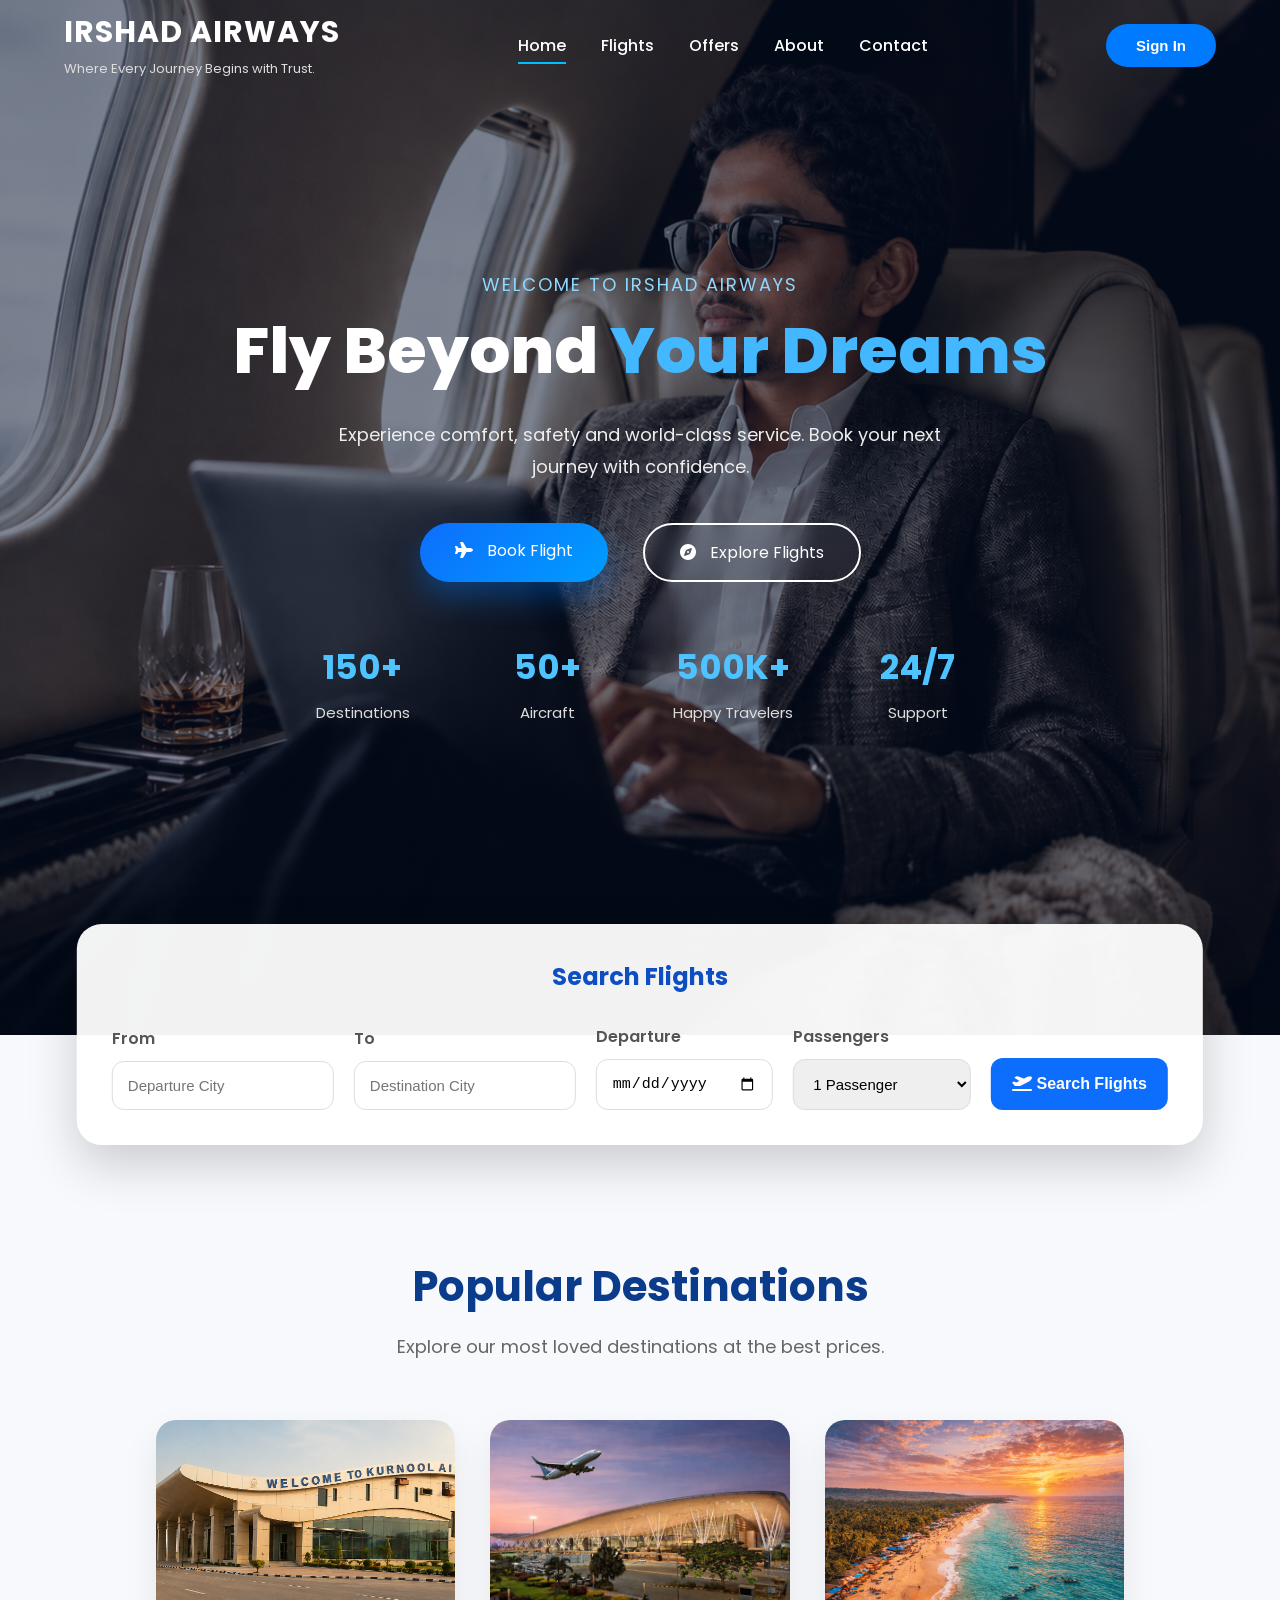
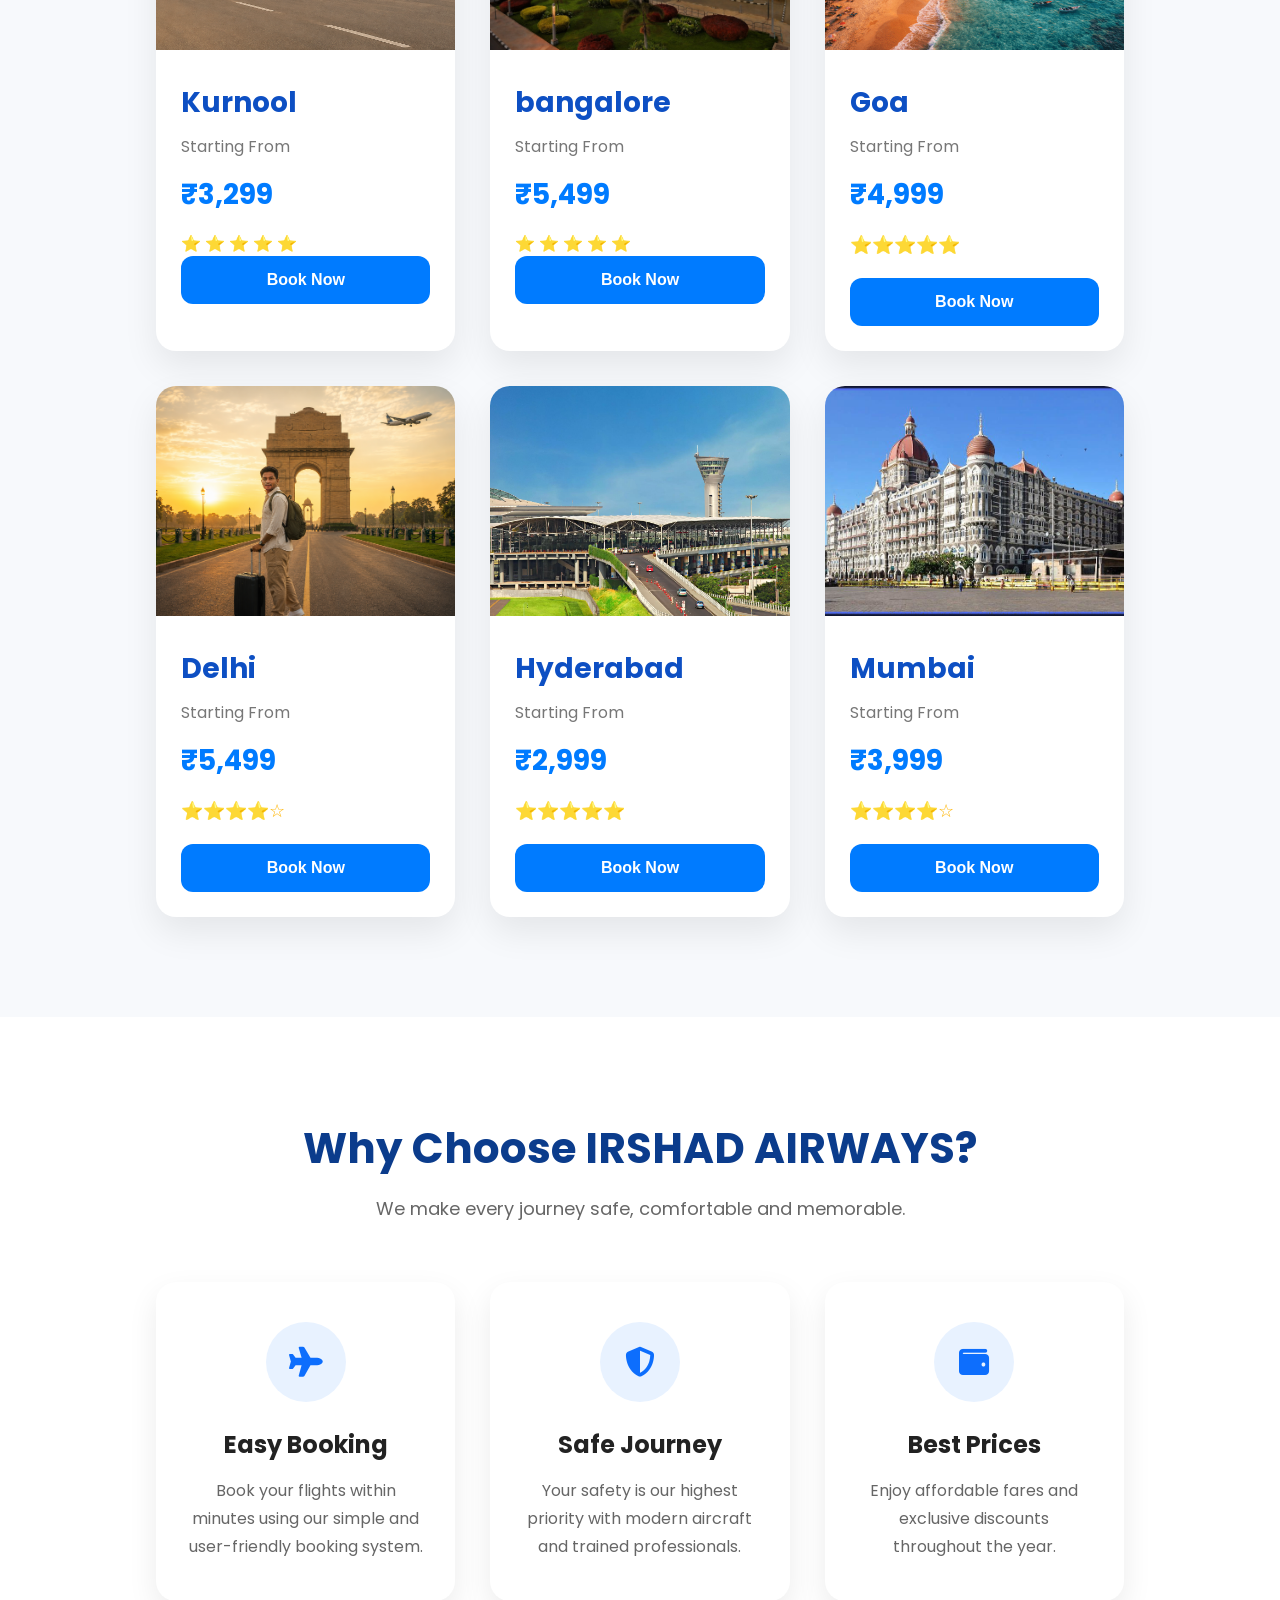
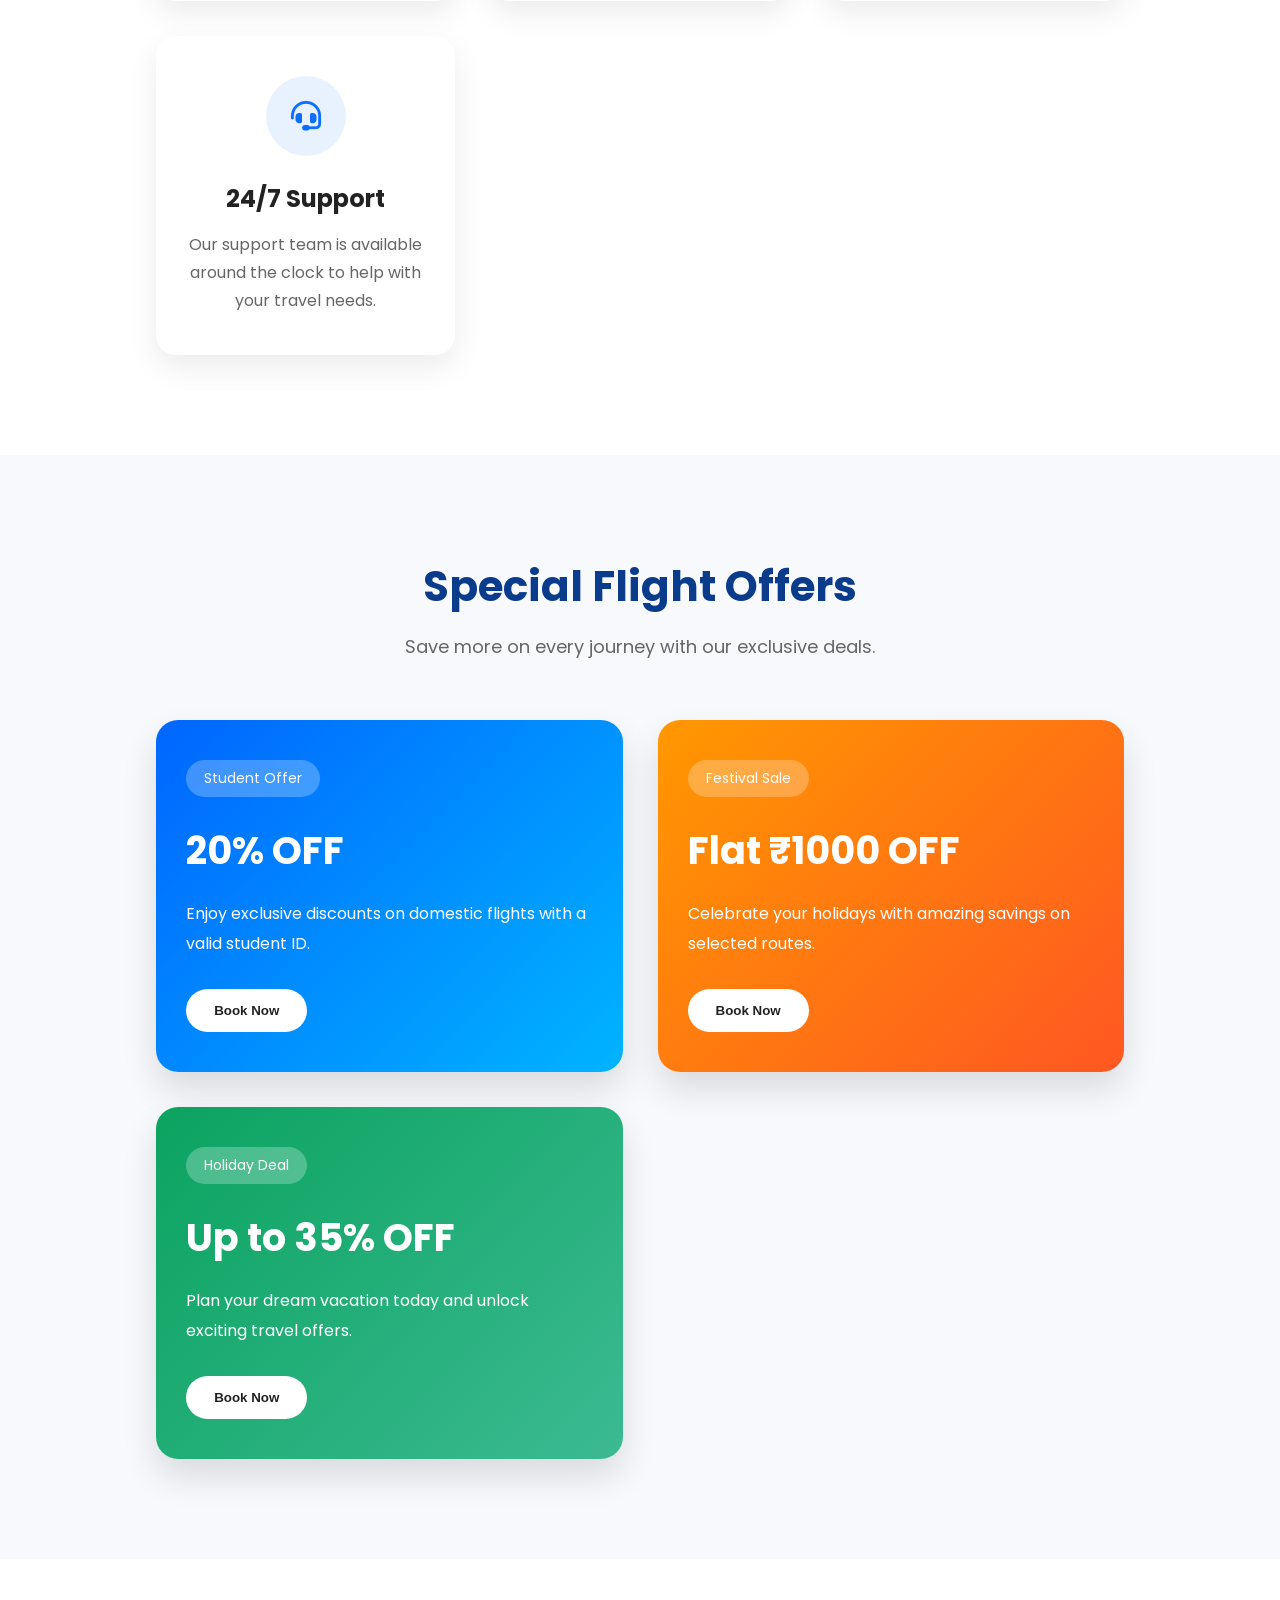
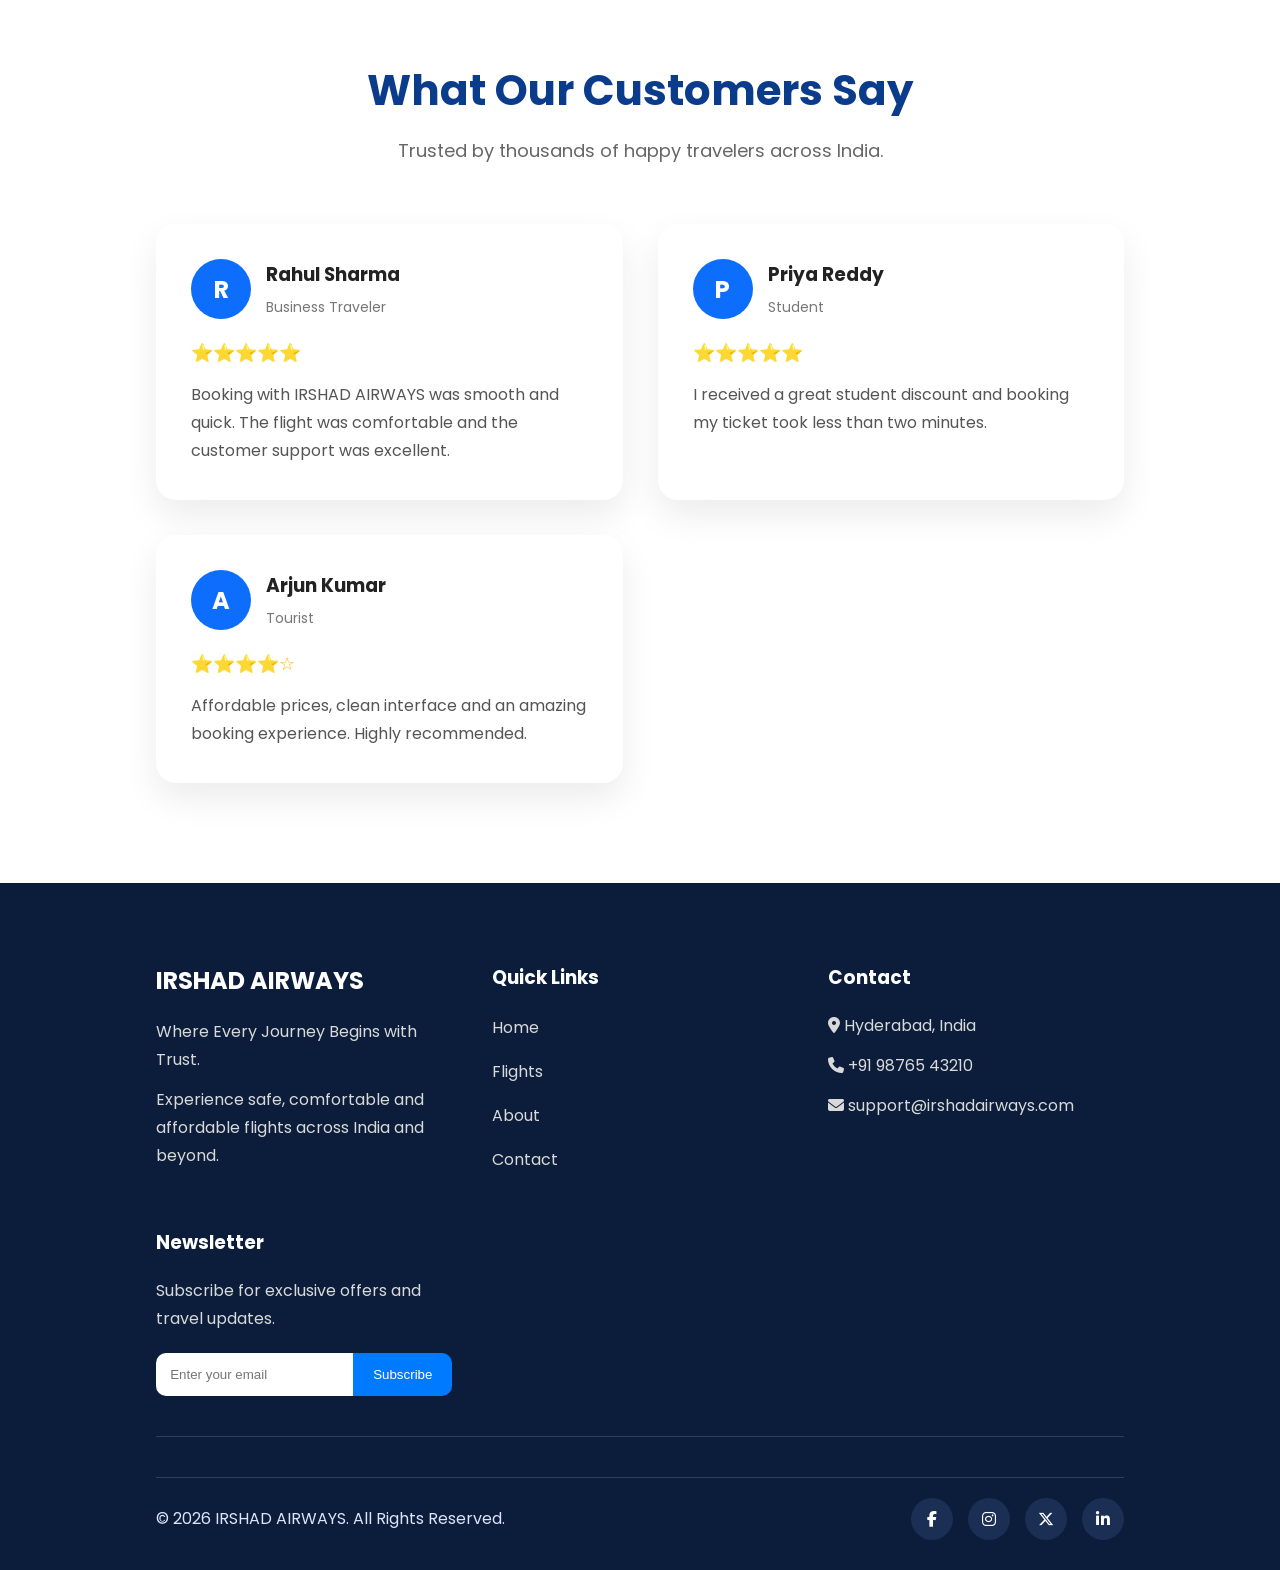
<file: index.html>
<!DOCTYPE html>
<html lang="en">

<head>

    <!-- Basic Meta -->
    <meta charset="UTF-8">
    <meta name="viewport" content="width=device-width, initial-scale=1.0">

    <!-- Website Title -->
    <title>IRSHAD AIRWAYS | Where Every Journey Begins with Trust.</title>

    <!-- Google Font -->
    <link rel="preconnect" href="https://fonts.googleapis.com">
    <link rel="preconnect" href="https://fonts.gstatic.com" crossorigin>

    <link href="https://fonts.googleapis.com/css2?family=Poppins:wght@300;400;500;600;700;800&display=swap" rel="stylesheet">

    <!-- Font Awesome -->
    <link rel="stylesheet"
        href="https://cdnjs.cloudflare.com/ajax/libs/font-awesome/6.7.1/css/all.min.css">

    <!-- Common CSS -->
    <link rel="stylesheet" href="css/style.css">

    <!-- Home CSS -->
    <link rel="stylesheet" href="css/home.css">

</head>

<body>
<!-- ================= CINEMATIC LOADER ================= -->

<div id="loader">

    <!-- Background -->
    <div class="loader-background"></div>

    <!-- Dark cinematic overlay -->
    <div class="loader-overlay"></div>

    <!-- Loader Content -->
    <div class="loader-content">

        <div class="loader-plane">
            <i class="fa-solid fa-plane"></i>
        </div>

        <div class="loader-brand">

            <h1>IRSHAD AIRWAYS</h1>

            <p>Where Every Journey Begins with Trust.</p>

        </div>

        <div class="loading-wrapper">

            <div class="loading-bar">

                <span></span>

            </div>

            <div class="loading-info">

                <span>PREPARING YOUR JOURNEY</span>

                <span id="loading-percent">0%</span>

            </div>

        </div>

    </div>

</div>
    <!-- ==========================================
                    HEADER
    =========================================== -->

    <header class="header">

        <div class="container">

            <nav class="navbar">

                <!-- Logo -->

                <div class="logo">

                    <h2>IRSHAD AIRWAYS</h2>

                    <span>Where Every Journey Begins with Trust.</span>

                </div>

                <!-- Navigation -->

                <ul class="nav-menu">

                    <li><a href="index.html" class="active">Home</a></li>

                    <li><a href="flights.html">Flights</a></li>

                    <li><a href="#">Offers</a></li>

                    <li><a href="about.html">About</a></li>

                    <li><a href="contact.html">Contact</a></li>
                    <button class="menu-toggle" id="menuToggle" aria-label="Open navigation menu">
                     <i class="fa-solid fa-bars"></i>
                      </button>

                </ul>

                <!-- Right Side -->

                <div class="nav-buttons">

                    <button class="login-btn">

                        Sign In

                    </button>

                </div>

            </nav>

        </div>

    </header>

    <!-- ==========================================
                    HERO SECTION
    =========================================== -->

    <section class="hero">

        <!-- Dark Overlay -->

        <div class="overlay"></div>

        <!-- Hero Content -->

        <div class="hero-content">

            <p class="welcome-text">

                Welcome to IRSHAD AIRWAYS

            </p>

            <h1>

                Fly Beyond

                <span>Your Dreams</span>

            </h1>

            <p class="hero-description">

                Experience comfort, safety and world-class service.

                Book your next journey with confidence.

            </p>

           <div class="hero-buttons">

    <a href="flights.html" class="primary-btn">

        <i class="fa-solid fa-plane"></i>

        Book Flight

    </a>

    <a href="#search" class="secondary-btn">

        <i class="fa-solid fa-compass"></i>

        Explore Flights

    </a>

</div>

<!-- HERO STATS -->

<div class="hero-stats">

    <div class="stat">

        <h2>150+</h2>

        <p>Destinations</p>

    </div>

    <div class="stat">

        <h2>50+</h2>

        <p>Aircraft</p>

    </div>

    <div class="stat">

        <h2>500K+</h2>

        <p>Happy Travelers</p>

    </div>

    <div class="stat">

        <h2>24/7</h2>

        <p>Support</p>

    </div>

</div>

        </div>

        <!-- Floating Search Card -->

        <div class="search-card" id="search">

            <h2>

                Search Flights

            </h2>

            <form>

                <div class="input-group">

                    <label>From</label>

                    <input type="text" placeholder="Departure City">

                </div>

                <div class="input-group">

                    <label>To</label>

                    <input type="text" placeholder="Destination City">

                </div>

                <div class="input-group">

                    <label>Departure</label>

                    <input type="date">

                </div>

                <div class="input-group">

                    <label>Passengers</label>

                    <select>

                        <option>1 Passenger</option>
                        <option>2 Passengers</option>
                        <option>3 Passengers</option>
                        <option>4 Passengers</option>

                    </select>

                </div>

                <button type="submit" class="search-btn">

                    <i class="fa-solid fa-plane-departure"></i>

                    Search Flights

                </button>

            </form>

        </div>

    </section>

<!-- ==========================================
            POPULAR DESTINATIONS
========================================== -->

<section class="destinations reveal">

    <div class="container">

        <div class="section-title">

            <h2>Popular Destinations</h2>

            <p>
                Explore our most loved destinations at the best prices.
            </p>

        </div>
           <div class="destination-grid"></div>
        <!-- KURNOOL -->
<div class="destination-grid">

    <!-- KURNOOL -->
    <div class="destination-card ">

        <img src="images/destinations/kurnool.jpg" alt="Kurnool">

        <div class="destination-content">

            <h3>Kurnool</h3>

            <p>Starting From</p>

            <h4>₹3,299</h4>

            <div class="destination-rating">

                ⭐ ⭐ ⭐ ⭐ ⭐

            </div>

            <a href="flights.html" class="destination-btn">
                <button>Book Now</button>
            </a>

        </div>

    </div>   
            <!--bangalore -->
            <div class="destination-card ">

              <img src="images/destinations/bangalore.jpg" alt="bangalore">
               <div class="destination-content">

                    <h3>bangalore</h3>

                    <p>Starting From</p>

                    <h4>₹5,499</h4>

             <div class="destination-rating">

              ⭐ ⭐ ⭐ ⭐ ⭐

            </div>

        <a href="flights.html" class="destination-btn">
           <button>Book Now</button>
        </a>

        </div>

     </div>

            <!-- Goa -->

            <div class="destination-card">

                <img src="images/destinations/goa.jpg" alt="Goa">

                <div class="destination-content">

                    <h3>Goa</h3>

                    <p>Starting From</p>

                    <h4>₹4,999</h4>

                    <div class="rating">

                        ⭐⭐⭐⭐⭐

                    </div>

                    <button>Book Now</button>

                </div>

            </div>

            <!-- Delhi -->

            <div class="destination-card">

                <img src="images/destinations/delhi.jpg" alt="Delhi">

                <div class="destination-content">

                    <h3>Delhi</h3>

                    <p>Starting From</p>

                    <h4>₹5,499</h4>

                    <div class="rating">

                        ⭐⭐⭐⭐☆

                    </div>

                    <button>Book Now</button>

                </div>

            </div>

            <!-- Hyderabad -->

            <div class="destination-card">

                <img src="images/destinations/hyderabad.jpg" alt="Hyderabad">

                <div class="destination-content">

                    <h3>Hyderabad</h3>

                    <p>Starting From</p>

                    <h4>₹2,999</h4>

                    <div class="rating">

                        ⭐⭐⭐⭐⭐

                    </div>

                    <button>Book Now</button>

                </div>

            </div>

            <!-- Mumbai -->

            <div class="destination-card">

                <img src="images/destinations/mumbai.jpg" alt="Mumbai">

                <div class="destination-content">

                    <h3>Mumbai</h3>

                    <p>Starting From</p>

                    <h4>₹3,999</h4>

                    <div class="rating">

                        ⭐⭐⭐⭐☆

                    </div>

                    <button>Book Now</button>

                </div>

            </div>
            

     </div>

    </div>

</section>

   <!-- ==========================================
            WHY CHOOSE US
========================================== -->

<section class="features reveal">

    <div class="container">

        <div class="section-title">

            <h2>Why Choose IRSHAD AIRWAYS?</h2>

            <p>
                We make every journey safe, comfortable and memorable.
            </p>

        </div>

        <div class="feature-grid">

            <div class="feature-card">

                <div class="feature-icon">
                    <i class="fa-solid fa-plane"></i>
                </div>

                <h3>Easy Booking</h3>

                <p>
                    Book your flights within minutes using our simple and user-friendly booking system.
                </p>

            </div>

            <div class="feature-card">

                <div class="feature-icon">
                    <i class="fa-solid fa-shield-halved"></i>
                </div>

                <h3>Safe Journey</h3>

                <p>
                    Your safety is our highest priority with modern aircraft and trained professionals.
                </p>

            </div>

            <div class="feature-card">

                <div class="feature-icon">
                    <i class="fa-solid fa-wallet"></i>
                </div>

                <h3>Best Prices</h3>

                <p>
                    Enjoy affordable fares and exclusive discounts throughout the year.
                </p>

            </div>

            <div class="feature-card">

                <div class="feature-icon">
                    <i class="fa-solid fa-headset"></i>
                </div>

                <h3>24/7 Support</h3>

                <p>
                    Our support team is available around the clock to help with your travel needs.
                </p>

            </div>

        </div>

    </div>

</section>
<!-- ==========================================
            SPECIAL OFFERS
========================================== -->

<section class="offers reveal">

    <div class="container">

        <div class="section-title">

            <h2>Special Flight Offers</h2>

            <p>Save more on every journey with our exclusive deals.</p>

        </div>

        <div class="offer-grid">

            <!-- Student Offer -->

            <div class="offer-card blue">

                <span class="offer-tag">Student Offer</span>

                <h3>20% OFF</h3>

                <p>
                    Enjoy exclusive discounts on domestic flights with a valid student ID.
                </p>

                <button>Book Now</button>

            </div>

            <!-- Festival Offer -->

            <div class="offer-card orange">

                <span class="offer-tag">Festival Sale</span>

                <h3>Flat ₹1000 OFF</h3>

                <p>
                    Celebrate your holidays with amazing savings on selected routes.
                </p>

                <button>Book Now</button>

            </div>

            <!-- Holiday Offer -->

            <div class="offer-card green">

                <span class="offer-tag">Holiday Deal</span>

                <h3>Up to 35% OFF</h3>

                <p>
                    Plan your dream vacation today and unlock exciting travel offers.
                </p>

                <button>Book Now</button>

            </div>

        </div>

    </div>

</section>
<!-- ==========================================
            CUSTOMER TESTIMONIALS
========================================== -->

<section class="testimonials reveal">

    <div class="container">

        <div class="section-title">

            <h2>What Our Customers Say</h2>

            <p>
                Trusted by thousands of happy travelers across India.
            </p>

        </div>

        <div class="testimonial-grid">

            <!-- Review 1 -->

            <div class="testimonial-card">

                <div class="profile">

                    <div class="avatar">
                        R
                    </div>

                    <div>

                        <h3>Rahul Sharma</h3>

                        <span>Business Traveler</span>

                    </div>

                </div>

                <div class="stars">

                    ⭐⭐⭐⭐⭐

                </div>

                <p>

                    Booking with IRSHAD AIRWAYS was smooth and quick.
                    The flight was comfortable and the customer support
                    was excellent.

                </p>

            </div>

            <!-- Review 2 -->

            <div class="testimonial-card">

                <div class="profile">

                    <div class="avatar">
                        P
                    </div>

                    <div>

                        <h3>Priya Reddy</h3>

                        <span>Student</span>

                    </div>

                </div>

                <div class="stars">

                    ⭐⭐⭐⭐⭐

                </div>

                <p>

                    I received a great student discount and booking
                    my ticket took less than two minutes.

                </p>

            </div>

            <!-- Review 3 -->

            <div class="testimonial-card">

                <div class="profile">

                    <div class="avatar">
                        A
                    </div>

                    <div>

                        <h3>Arjun Kumar</h3>

                        <span>Tourist</span>

                    </div>

                </div>

                <div class="stars">

                    ⭐⭐⭐⭐☆

                </div>

                <p>

                    Affordable prices, clean interface and an amazing
                    booking experience. Highly recommended.

                </p>

            </div>

        </div>

    </div>

</section>
<!-- ==========================================
                FOOTER
========================================== -->

<footer class="footer">

    <div class="container">

        <div class="footer-grid">

            <!-- Company -->

            <div class="footer-column">

                <h2>IRSHAD AIRWAYS</h2>

                <p>
                    Where Every Journey Begins with Trust.
                </p>

                <p>
                    Experience safe, comfortable and affordable flights across India and beyond.
                </p>

            </div>

            <!-- Quick Links -->

            <div class="footer-column">

                <h3>Quick Links</h3>

                <ul>

                    <li><a href="index.html">Home</a></li>

                    <li><a href="flights.html">Flights</a></li>

                    <li><a href="about.html">About</a></li>

                    <li><a href="contact.html">Contact</a></li>

                </ul>

            </div>

            <!-- Contact -->

            <div class="footer-column">

                <h3>Contact</h3>

                <p><i class="fa-solid fa-location-dot"></i> Hyderabad, India</p>

                <p><i class="fa-solid fa-phone"></i> +91 98765 43210</p>

                <p><i class="fa-solid fa-envelope"></i> support@irshadairways.com</p>

            </div>

            <!-- Newsletter -->

            <div class="footer-column">

                <h3>Newsletter</h3>

                <p>Subscribe for exclusive offers and travel updates.</p>

                <div class="newsletter">

                    <input type="email" placeholder="Enter your email">

                    <button>Subscribe</button>

                </div>

            </div>

        </div>

        <hr>

        <div class="footer-bottom">

            <p>

                © 2026 IRSHAD AIRWAYS. All Rights Reserved.

            </p>

            <div class="social-icons">

                <a href="#"><i class="fa-brands fa-facebook-f"></i></a>

                <a href="#"><i class="fa-brands fa-instagram"></i></a>

                <a href="#"><i class="fa-brands fa-x-twitter"></i></a>

                <a href="#"><i class="fa-brands fa-linkedin-in"></i></a>

            </div>

        </div>

    </div>

</footer>
<button id="backToTop">

    <i class="fa-solid fa-arrow-up"></i>

</button>

    <!-- Common JS -->
    <script src="js/app.js"></script>

    <!-- Home JS -->
    <script src="js/home.js"></script>
    
</body>

</html>
</file>
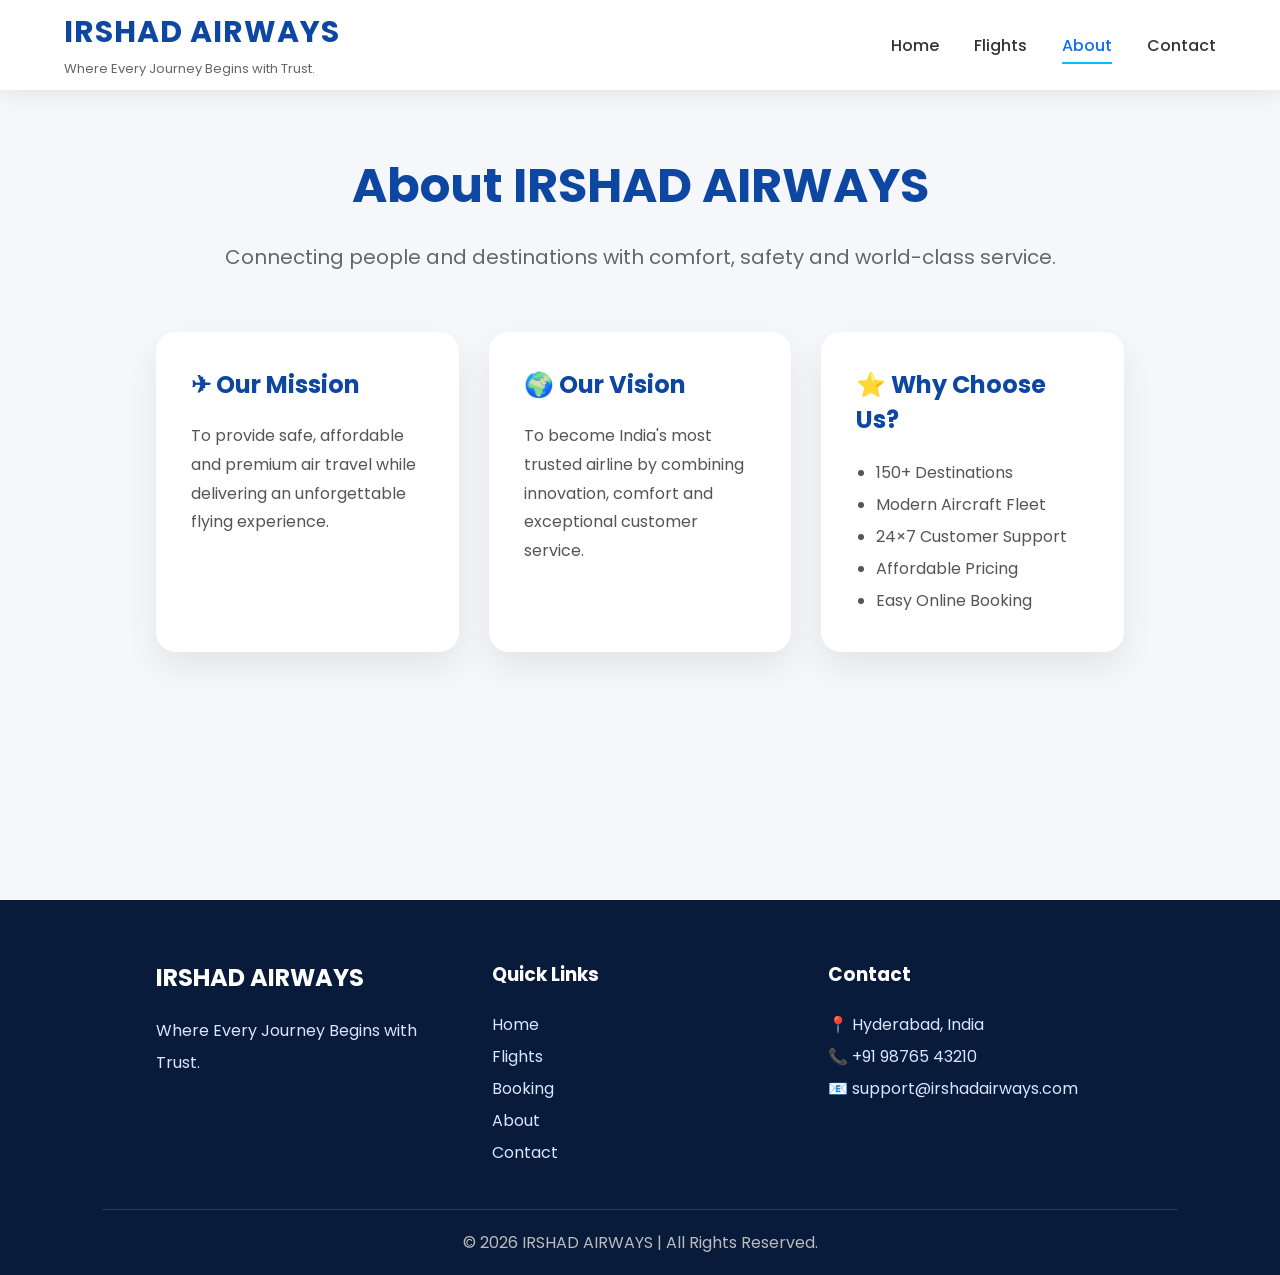
<file: about.html>
<!DOCTYPE html>
<html lang="en">

<head>

<meta charset="UTF-8">
<meta name="viewport" content="width=device-width, initial-scale=1.0">

<title>About | IRSHAD AIRWAYS</title>

<link rel="stylesheet" href="css/style.css">
<link rel="stylesheet" href="css/about.css">

<link href="https://fonts.googleapis.com/css2?family=Poppins:wght@300;400;500;600;700&display=swap" rel="stylesheet">

</head>

<body>

<header class="header">

<div class="container">

<nav class="navbar">

<div class="logo">

<h2>IRSHAD AIRWAYS</h2>

<span>Where Every Journey Begins with Trust.</span>

</div>

<ul class="nav-menu">

<li><a href="index.html">Home</a></li>
<li><a href="flights.html">Flights</a></li>
<li><a href="about.html" class="active">About</a></li>
<li><a href="contact.html">Contact</a></li>

</ul>

</nav>

</div>

</header>

<section class="about-page reveal">

<div class="container">

<h1>About IRSHAD AIRWAYS</h1>

<p class="subtitle">

Connecting people and destinations with comfort, safety and world-class service.

</p>

<div class="about-grid">

<div class="about-card">

<h2>✈ Our Mission</h2>

<p>

To provide safe, affordable and premium air travel while delivering an unforgettable flying experience.

</p>

</div>

<div class="about-card">

<h2>🌍 Our Vision</h2>

<p>

To become India's most trusted airline by combining innovation, comfort and exceptional customer service.

</p>

</div>

<div class="about-card">

<h2>⭐ Why Choose Us?</h2>

<ul>

<li>150+ Destinations</li>
<li>Modern Aircraft Fleet</li>
<li>24×7 Customer Support</li>
<li>Affordable Pricing</li>
<li>Easy Online Booking</li>

</ul>

</div>

</div>

</div>

</section>
<footer class="footer">

    <div class="container footer-grid">

        <div>

            <h2>IRSHAD AIRWAYS</h2>

            <p>
                Where Every Journey Begins with Trust.
            </p>

        </div>

        <div>

            <h3>Quick Links</h3>

            <ul>

                <li><a href="index.html">Home</a></li>

                <li><a href="flights.html">Flights</a></li>

                <li><a href="booking.html">Booking</a></li>

                <li><a href="about.html">About</a></li>

                <li><a href="contact.html">Contact</a></li>

            </ul>

        </div>

        <div>

            <h3>Contact</h3>

            <p>📍 Hyderabad, India</p>

            <p>📞 +91 98765 43210</p>

            <p>📧 support@irshadairways.com</p>

        </div>

    </div>

    <div class="footer-bottom">

        © 2026 IRSHAD AIRWAYS | All Rights Reserved.

    </div>

</footer>

</body>

</html>
</file>
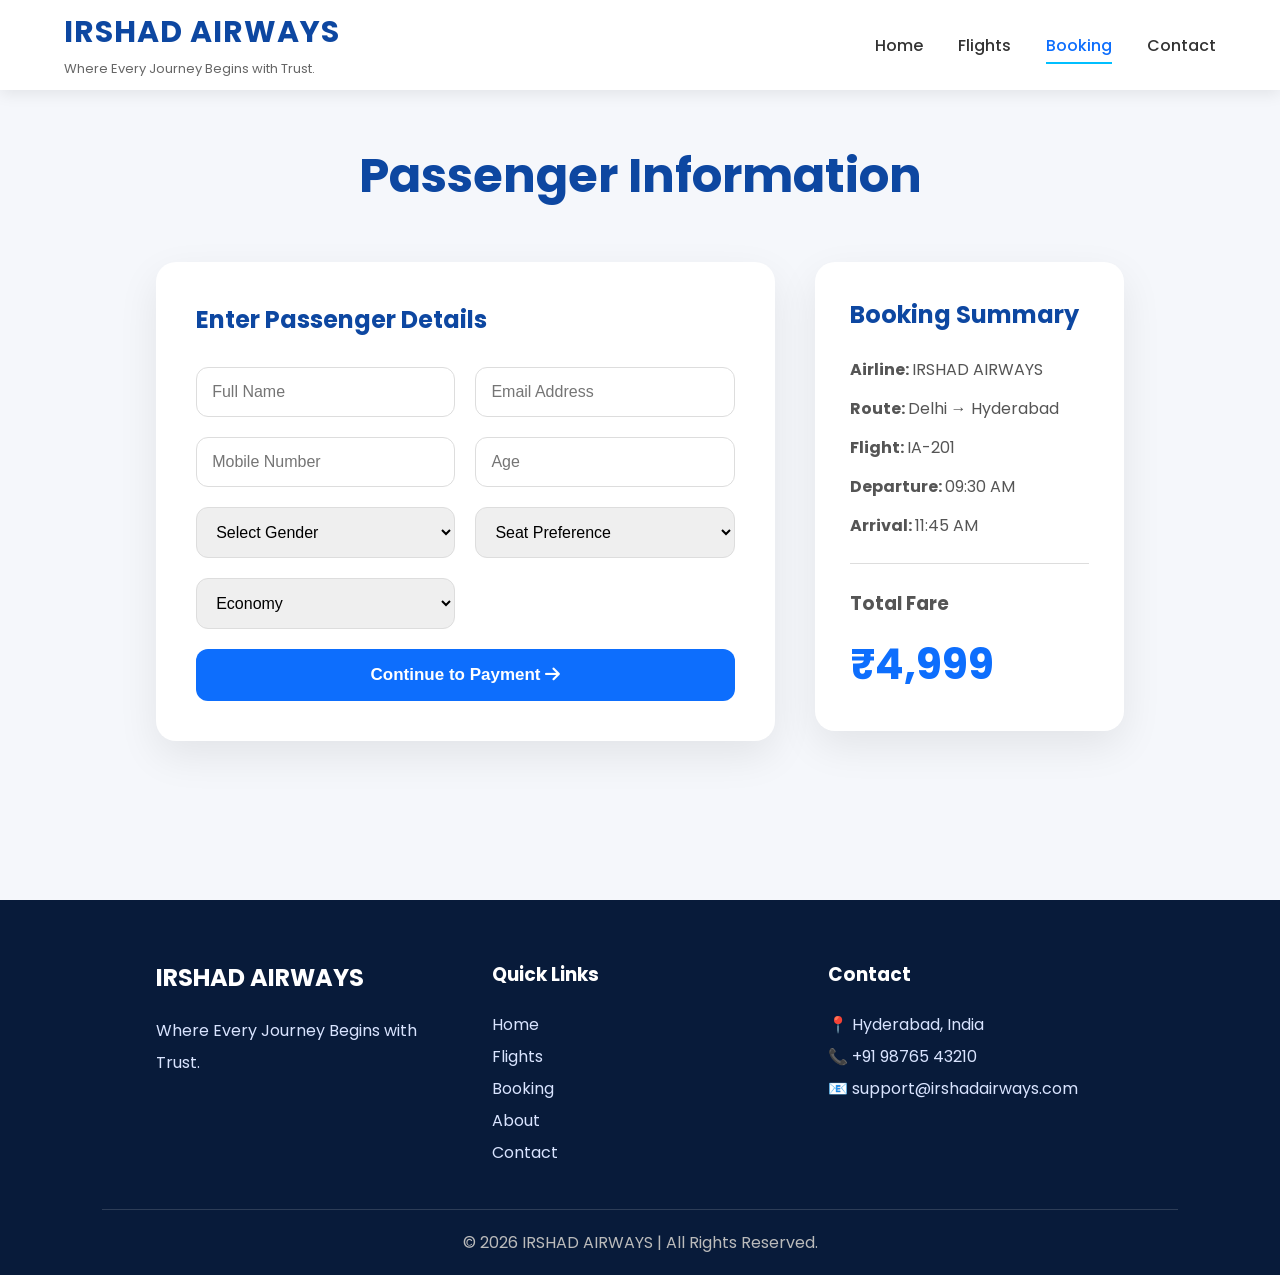
<file: booking.html>
<!DOCTYPE html>
<html lang="en">

<head>

    <meta charset="UTF-8">

    <meta
        name="viewport"
        content="width=device-width, initial-scale=1.0"
    >

    <title>Booking | IRSHAD AIRWAYS</title>


    <!-- Common CSS -->
    <link
        rel="stylesheet"
        href="css/style.css"
    >

    <!-- Booking CSS -->
    <link
        rel="stylesheet"
        href="css/booking.css"
    >


    <!-- Google Font -->
    <link
        rel="preconnect"
        href="https://fonts.googleapis.com"
    >

    <link
        href="https://fonts.googleapis.com/css2?family=Poppins:wght@300;400;500;600;700&display=swap"
        rel="stylesheet"
    >


    <!-- Font Awesome -->
    <link
        rel="stylesheet"
        href="https://cdnjs.cloudflare.com/ajax/libs/font-awesome/6.5.2/css/all.min.css"
    >

</head>


<body>


<!-- ==========================================
     HEADER
========================================== -->

<header class="header">

    <div class="container">

        <nav class="navbar">


            <!-- LOGO -->

            <div class="logo">

                <h2>
                    IRSHAD AIRWAYS
                </h2>

                <span>
                    Where Every Journey Begins with Trust.
                </span>

            </div>


            <!-- NAVIGATION -->

            <ul class="nav-menu">

                <li>
                    <a href="index.html">
                        Home
                    </a>
                </li>

                <li>
                    <a href="flights.html">
                        Flights
                    </a>
                </li>

                <li>
                    <a
                        href="booking.html"
                        class="active"
                    >
                        Booking
                    </a>
                </li>

                <li>
                    <a href="contact.html">
                        Contact
                    </a>
                </li>

            </ul>


        </nav>

    </div>

</header>



<!-- ==========================================
     BOOKING PAGE
========================================== -->

<section class="booking-page reveal">

    <div class="container">


        <h1>
            Passenger Information
        </h1>


        <div class="booking-layout">


            <!-- ==================================
                 PASSENGER FORM
            ================================== -->

            <div class="booking-form">

                <h2>
                    Enter Passenger Details
                </h2>


                <form id="bookingForm">


                    <!-- NAME -->

                    <input
                        type="text"
                        placeholder="Full Name"
                        required
                    >


                    <!-- EMAIL -->

                    <input
                        type="email"
                        placeholder="Email Address"
                        required
                    >


                    <!-- MOBILE -->

                    <input
                        type="tel"
                        placeholder="Mobile Number"
                        required
                    >


                    <!-- AGE -->

                    <input
                        type="number"
                        placeholder="Age"
                        min="1"
                        max="120"
                        required
                    >


                    <!-- GENDER -->

                    <select required>

                        <option value="">
                            Select Gender
                        </option>

                        <option value="Male">
                            Male
                        </option>

                        <option value="Female">
                            Female
                        </option>

                        <option value="Other">
                            Other
                        </option>

                    </select>


                    <!-- SEAT -->

                    <select required>

                        <option value="">
                            Seat Preference
                        </option>

                        <option value="Window">
                            Window
                        </option>

                        <option value="Aisle">
                            Aisle
                        </option>

                        <option value="Middle">
                            Middle
                        </option>

                    </select>


                    <!-- CLASS -->

                    <select required>

                        <option value="Economy">
                            Economy
                        </option>

                        <option value="Business">
                            Business
                        </option>

                        <option value="First Class">
                            First Class
                        </option>

                    </select>


                    <!-- CONTINUE -->

                    <button
                        type="submit"
                    >

                        Continue to Payment

                        <i class="fa-solid fa-arrow-right"></i>

                    </button>


                </form>

            </div>



            <!-- ==================================
                 BOOKING SUMMARY
            ================================== -->

            <div class="booking-summary">

                <h2>
                    Booking Summary
                </h2>


                <p>
                    <strong>
                        Airline:
                    </strong>

                    IRSHAD AIRWAYS
                </p>


                <p>
                    <strong>
                        Route:
                    </strong>

                    Delhi → Hyderabad
                </p>


                <p>
                    <strong>
                        Flight:
                    </strong>

                    IA-201
                </p>


                <p>
                    <strong>
                        Departure:
                    </strong>

                    09:30 AM
                </p>


                <p>
                    <strong>
                        Arrival:
                    </strong>

                    11:45 AM
                </p>


                <hr>


                <h3>
                    Total Fare
                </h3>


                <h1>
                    ₹4,999
                </h1>

            </div>


        </div>

    </div>

</section>



<!-- ==========================================
     BACK TO TOP
========================================== -->

<button
    id="backToTop"
    aria-label="Back to top"
>

    <i class="fa-solid fa-arrow-up"></i>

</button>



<!-- ==========================================
     FOOTER
========================================== -->

<footer class="footer">

    <div class="container footer-grid">


        <div>

            <h2>
                IRSHAD AIRWAYS
            </h2>

            <p>
                Where Every Journey Begins with Trust.
            </p>

        </div>


        <div>

            <h3>
                Quick Links
            </h3>

            <ul>

                <li>
                    <a href="index.html">
                        Home
                    </a>
                </li>

                <li>
                    <a href="flights.html">
                        Flights
                    </a>
                </li>

                <li>
                    <a href="booking.html">
                        Booking
                    </a>
                </li>

                <li>
                    <a href="about.html">
                        About
                    </a>
                </li>

                <li>
                    <a href="contact.html">
                        Contact
                    </a>
                </li>

            </ul>

        </div>


        <div>

            <h3>
                Contact
            </h3>

            <p>
                📍 Hyderabad, India
            </p>

            <p>
                📞 +91 98765 43210
            </p>

            <p>
                📧 support@irshadairways.com
            </p>

        </div>


    </div>


    <div class="footer-bottom">

        © 2026 IRSHAD AIRWAYS |
        All Rights Reserved.

    </div>

</footer>



<!-- ==========================================
     JAVASCRIPT
========================================== -->

<!-- COMMON SCRIPT FIRST -->

<script src="js/app.js"></script>


<!-- BOOKING SCRIPT SECOND -->

<script src="js/booking.js"></script>


</body>

</html>
</file>
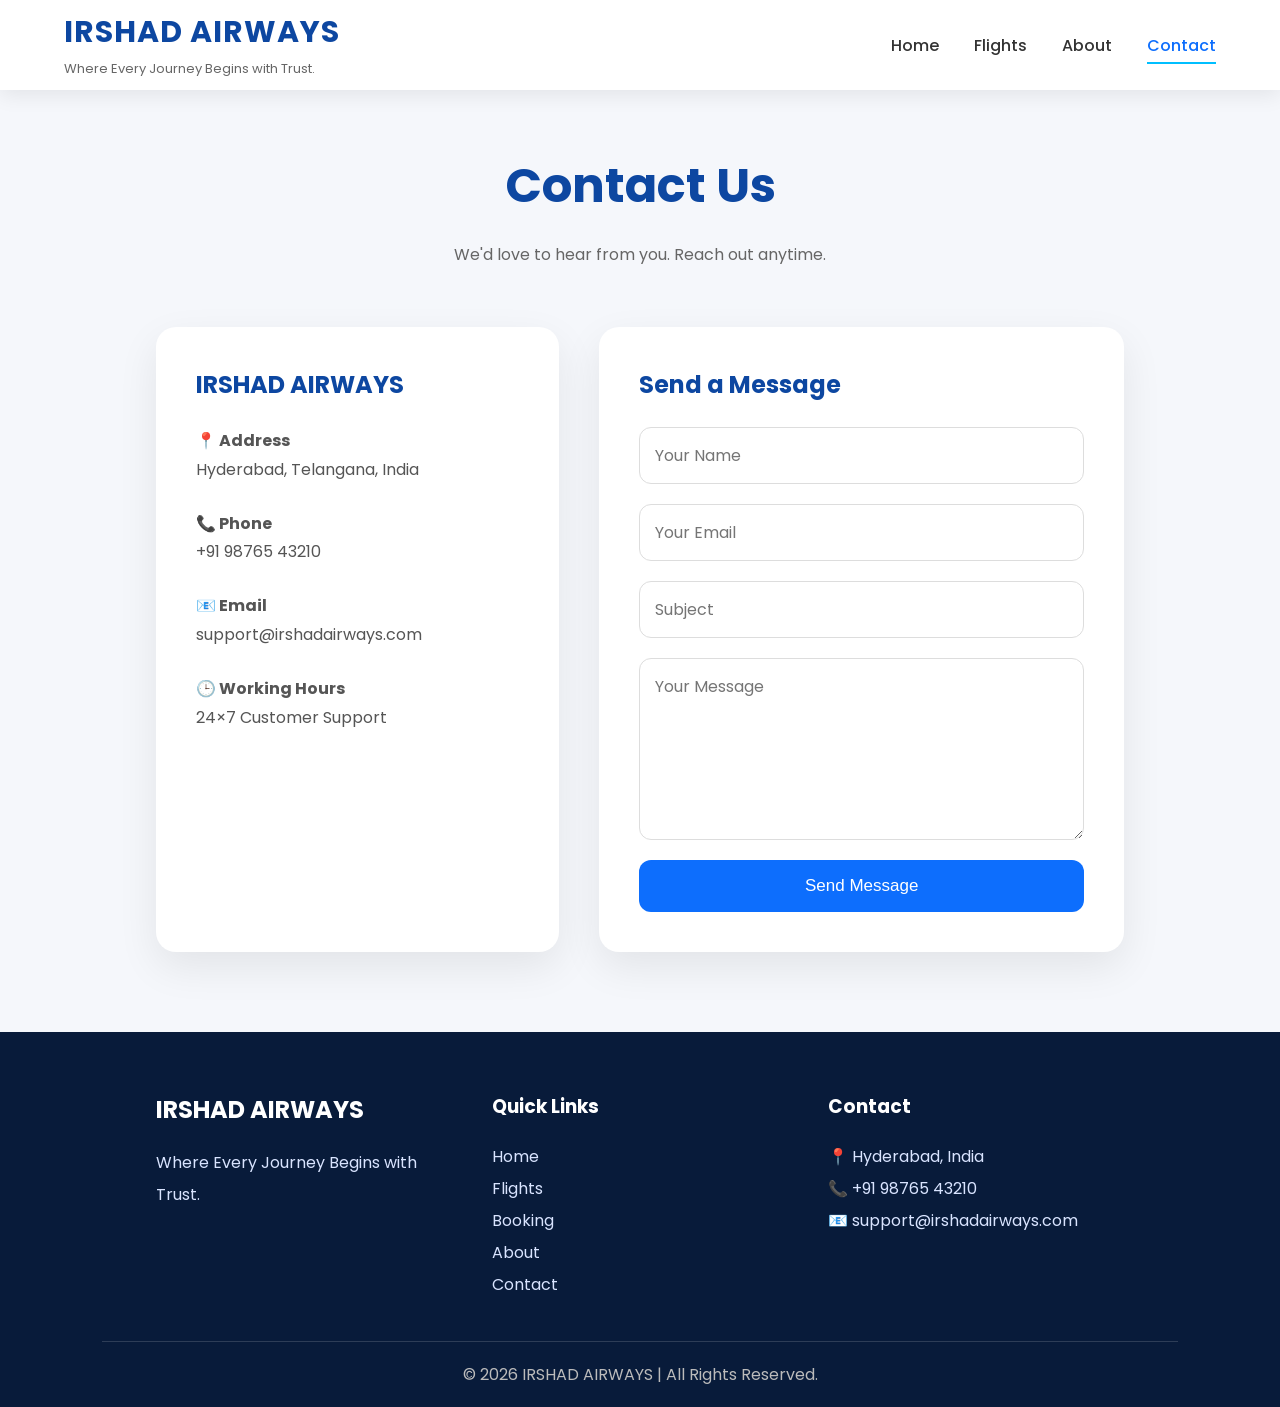
<file: contact.html>
<!DOCTYPE html>
<html lang="en">

<head>

<meta charset="UTF-8">
<meta name="viewport" content="width=device-width, initial-scale=1.0">

<title>Contact | IRSHAD AIRWAYS</title>

<link rel="stylesheet" href="css/style.css">
<link rel="stylesheet" href="css/contact.css">

<link href="https://fonts.googleapis.com/css2?family=Poppins:wght@300;400;500;600;700&display=swap" rel="stylesheet">

</head>

<body>

<header class="header">

<div class="container">

<nav class="navbar">

<div class="logo">

<h2>IRSHAD AIRWAYS</h2>

<span>Where Every Journey Begins with Trust.</span>

</div>

<ul class="nav-menu">

<li><a href="index.html">Home</a></li>
<li><a href="flights.html">Flights</a></li>
<li><a href="about.html">About</a></li>
<li><a href="contact.html" class="active">Contact</a></li>

</ul>

</nav>

</div>

</header>

<section class="contact-page reveal">

<div class="container">

<h1>Contact Us</h1>

<p class="subtitle">
We'd love to hear from you. Reach out anytime.
</p>

<div class="contact-grid">

<div class="contact-info">

<h2>IRSHAD AIRWAYS</h2>

<p><strong>📍 Address</strong><br>
Hyderabad, Telangana, India
</p>

<p><strong>📞 Phone</strong><br>
+91 98765 43210
</p>

<p><strong>📧 Email</strong><br>
support@irshadairways.com
</p>

<p><strong>🕒 Working Hours</strong><br>
24×7 Customer Support
</p>

</div>

<div class="contact-form">

<h2>Send a Message</h2>

<form>

<input type="text" placeholder="Your Name" required>

<input type="email" placeholder="Your Email" required>

<input type="text" placeholder="Subject" required>

<textarea rows="6" placeholder="Your Message"></textarea>

<button type="submit">
Send Message
</button>

</form>

</div>

</div>

</div>

</section>
<footer class="footer">

    <div class="container footer-grid">

        <div>

            <h2>IRSHAD AIRWAYS</h2>

            <p>
                Where Every Journey Begins with Trust.
            </p>

        </div>

        <div>

            <h3>Quick Links</h3>

            <ul>

                <li><a href="index.html">Home</a></li>

                <li><a href="flights.html">Flights</a></li>

                <li><a href="booking.html">Booking</a></li>

                <li><a href="about.html">About</a></li>

                <li><a href="contact.html">Contact</a></li>

            </ul>

        </div>

        <div>

            <h3>Contact</h3>

            <p>📍 Hyderabad, India</p>

            <p>📞 +91 98765 43210</p>

            <p>📧 support@irshadairways.com</p>

        </div>

    </div>

    <div class="footer-bottom">

        © 2026 IRSHAD AIRWAYS | All Rights Reserved.

    </div>

</footer>
</body>

</html>
</file>
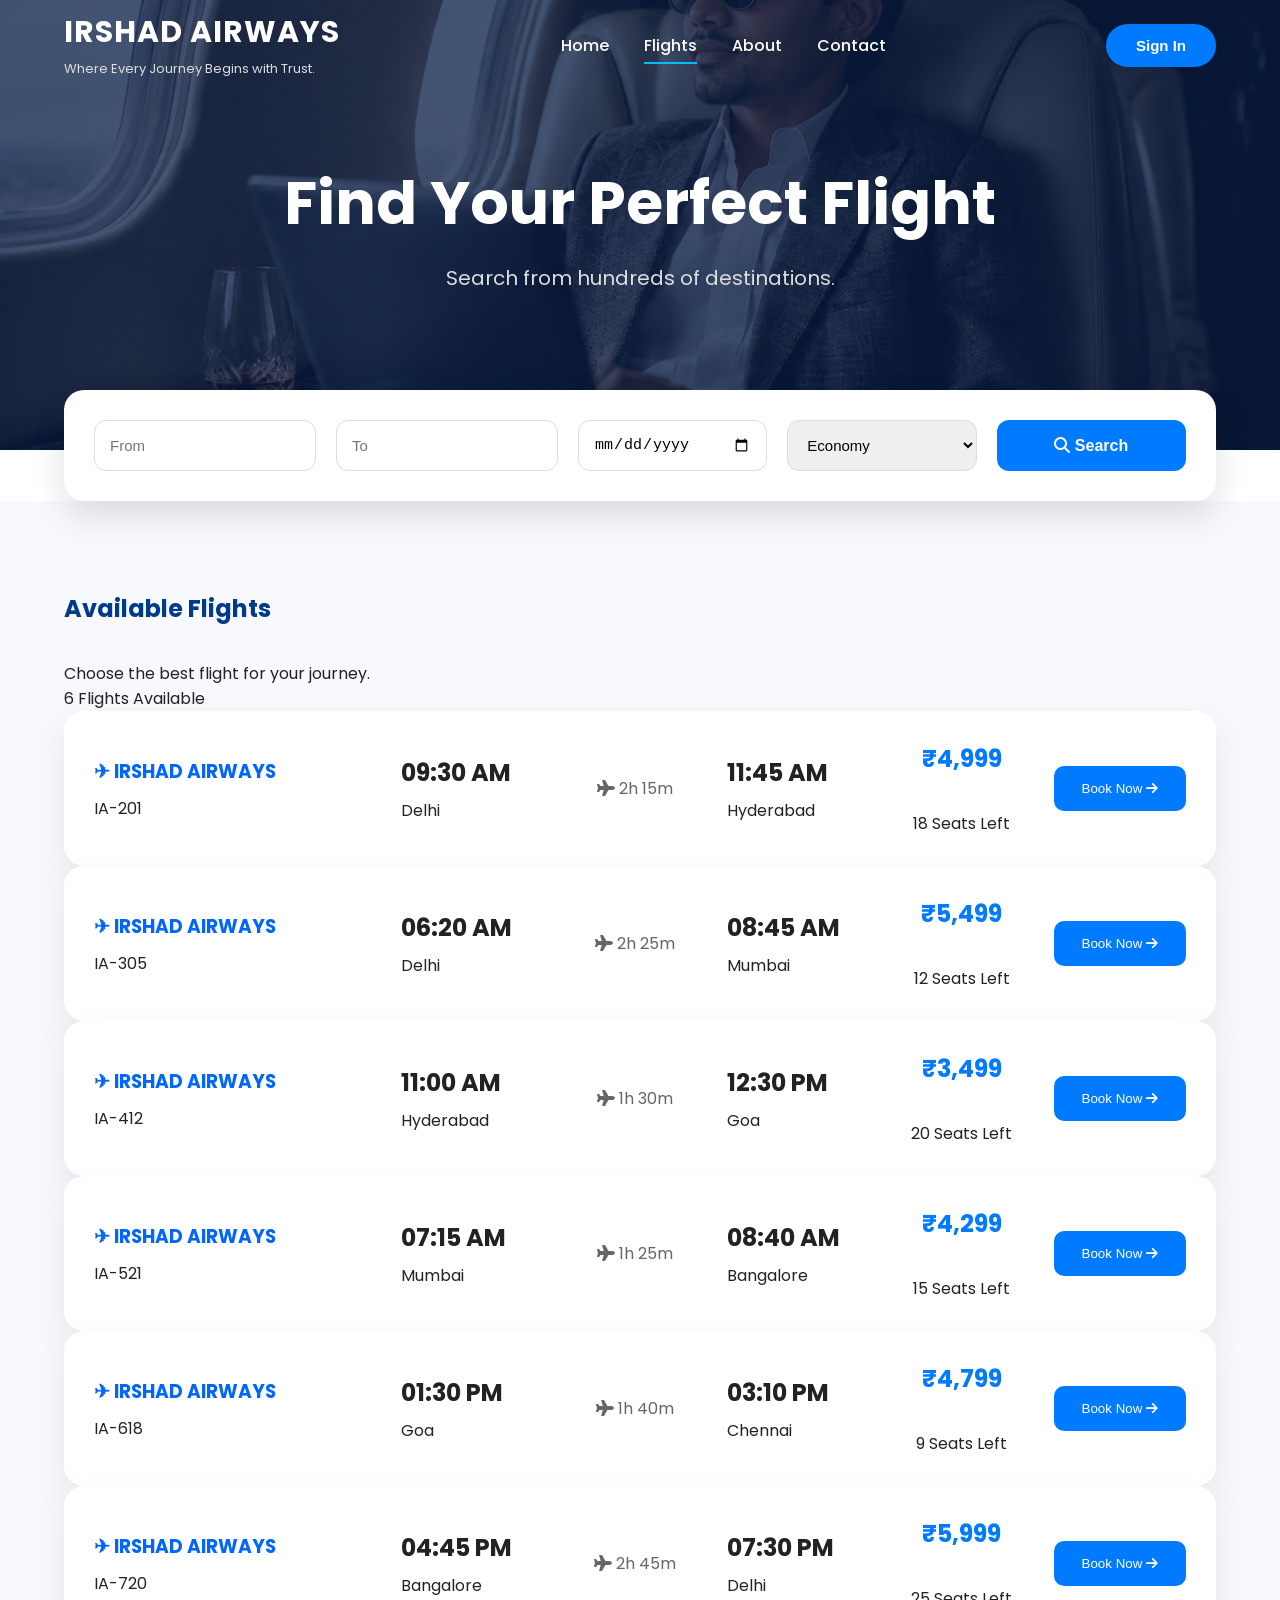
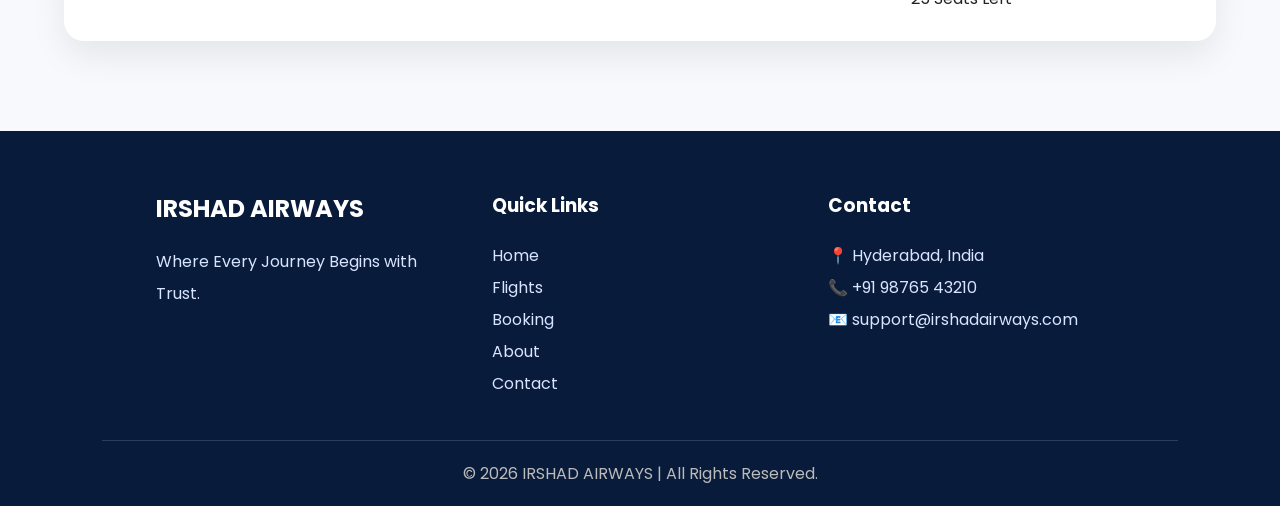
<file: flights.html>
<!DOCTYPE html>
<html lang="en">

<head>

    <meta charset="UTF-8">
    <meta name="viewport" content="width=device-width, initial-scale=1.0">

    <title>Flights | IRSHAD AIRWAYS</title>

    <!-- Google Font -->

    <link rel="preconnect" href="https://fonts.googleapis.com">

    <link rel="preconnect" href="https://fonts.gstatic.com" crossorigin>

    <link href="https://fonts.googleapis.com/css2?family=Poppins:wght@300;400;500;600;700;800&display=swap" rel="stylesheet">

    <!-- Font Awesome -->

    <link rel="stylesheet"
    href="https://cdnjs.cloudflare.com/ajax/libs/font-awesome/6.7.1/css/all.min.css">

    <!-- CSS -->

    <link rel="stylesheet" href="css/style.css">

    <link rel="stylesheet" href="css/flights.css">

</head>

<body>

<!-- ================= NAVBAR ================= -->

<header class="header">

<div class="container">

<nav class="navbar">

<div class="logo">

<h2>IRSHAD AIRWAYS</h2>

<span>Where Every Journey Begins with Trust.</span>

</div>

<ul class="nav-menu">

<li><a href="index.html">Home</a></li>

<li><a href="flights.html" class="active">Flights</a></li>

<li><a href="about.html">About</a></li>

<li><a href="contact.html">Contact</a></li>

</ul>

<button class="login-btn">

Sign In

</button>

</nav>

</div>

</header>

<!-- ================= PAGE BANNER ================= -->

<section class="flight-banner">

<div class="banner-overlay"></div>

<div class="banner-content">

<h1>

Find Your Perfect Flight

</h1>

<p>

Search from hundreds of destinations.

</p>

</div>

</section>

<!-- ================= SEARCH FILTER ================= -->
<section class="flight-search">

    <div class="container">

        <div class="search-box">

            <input type="text" id="fromInput" placeholder="From">

            <input type="text" id="toInput" placeholder="To">

            <input type="date" id="dateInput">

            <select id="classInput">
                <option>Economy</option>
                <option>Business</option>
                <option>First Class</option>
            </select>

            <button id="searchBtn">
                <i class="fa-solid fa-magnifying-glass"></i>
                Search
            </button>

        </div>

    </div>

</section>
</div>

</div>

</section>

<!-- ================= FLIGHT LIST ================= -->
<section class="flight-list reveal">

    <div class="container">

        <div class="flight-header">

            <div>

                <h2>Available Flights</h2>

                <p>
                    Choose the best flight for your journey.
                </p>

            </div>

            <div class="flight-count">

                <span id="flightCount">6 Flights Available</span>

            </div>

        </div>

        <!-- Dynamic Flight Cards will be generated here -->

        <div id="flightContainer">

        </div>

    </div>

</section>
<button id="backToTop">

    <i class="fa-solid fa-arrow-up"></i>

</button>

<script src="js/flights.js"></script>
<script src="js/app.js"></script>
<footer class="footer">

    <div class="container footer-grid">

        <div>

            <h2>IRSHAD AIRWAYS</h2>

            <p>
                Where Every Journey Begins with Trust.
            </p>

        </div>

        <div>

            <h3>Quick Links</h3>

            <ul>

                <li><a href="index.html">Home</a></li>

                <li><a href="flights.html">Flights</a></li>

                <li><a href="booking.html">Booking</a></li>

                <li><a href="about.html">About</a></li>

                <li><a href="contact.html">Contact</a></li>

            </ul>

        </div>

        <div>

            <h3>Contact</h3>

            <p>📍 Hyderabad, India</p>

            <p>📞 +91 98765 43210</p>

            <p>📧 support@irshadairways.com</p>

        </div>

    </div>

    <div class="footer-bottom">

        © 2026 IRSHAD AIRWAYS | All Rights Reserved.

    </div>

</footer>
</body>

</html>
</file>
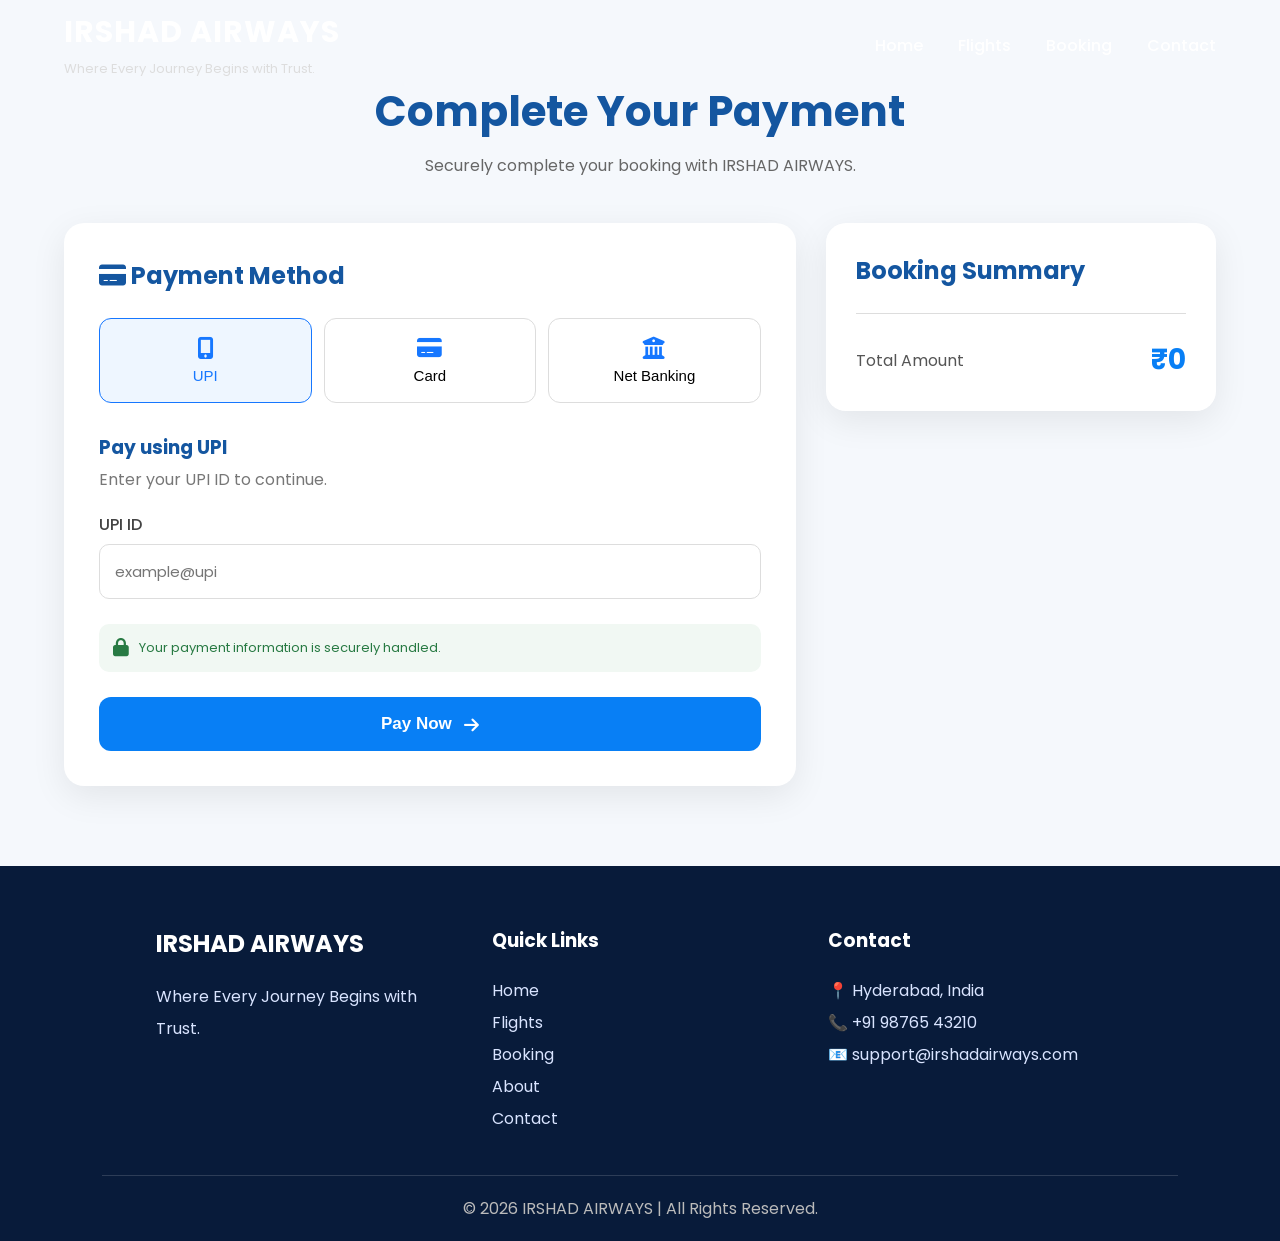
<file: payment.html>
<!DOCTYPE html>
<html lang="en">

<head>

    <meta charset="UTF-8">

    <meta name="viewport"
          content="width=device-width, initial-scale=1.0">

    <title>Payment | IRSHAD AIRWAYS</title>

    <!-- Common CSS -->
    <link rel="stylesheet" href="css/style.css">

    <!-- Payment CSS -->
    <link rel="stylesheet" href="css/payment.css">

    <!-- Google Font -->
    <link rel="preconnect"
          href="https://fonts.googleapis.com">

    <link href="https://fonts.googleapis.com/css2?family=Poppins:wght@300;400;500;600;700&display=swap"
          rel="stylesheet">

    <!-- Font Awesome -->
    <link rel="stylesheet"
          href="https://cdnjs.cloudflare.com/ajax/libs/font-awesome/6.5.2/css/all.min.css">

</head>


<body>


<!-- ==========================================
     HEADER
========================================== -->

<header class="header">

    <div class="container">

        <nav class="navbar">

            <div class="logo">

                <h2>IRSHAD AIRWAYS</h2>

                <span>
                    Where Every Journey Begins with Trust.
                </span>

            </div>


            <ul class="nav-menu">

                <li>
                    <a href="index.html">
                        Home
                    </a>
                </li>

                <li>
                    <a href="flights.html">
                        Flights
                    </a>
                </li>

                <li>
                    <a href="booking.html">
                        Booking
                    </a>
                </li>

                <li>
                    <a href="contact.html">
                        Contact
                    </a>
                </li>

            </ul>

        </nav>

    </div>

</header>



<!-- ==========================================
     PAYMENT PAGE
========================================== -->

<section class="payment-page">

    <div class="container">


        <!-- PAGE TITLE -->

        <div class="payment-title">

            <h1>
                Complete Your Payment
            </h1>

            <p>
                Securely complete your booking with IRSHAD AIRWAYS.
            </p>

        </div>



        <!-- ======================================
             PAYMENT LAYOUT
        ======================================= -->

        <div class="payment-layout">


            <!-- ==================================
                 LEFT SIDE
            =================================== -->

            <div class="payment-box">


                <h2>
                    <i class="fa-solid fa-credit-card"></i>
                    Payment Method
                </h2>



                <!-- PAYMENT METHODS -->

                <div class="payment-methods">


                    <!-- UPI -->

                    <button
                        type="button"
                        class="payment-method active"
                        data-method="upi">

                        <i class="fa-solid fa-mobile-screen-button"></i>

                        <span>
                            UPI
                        </span>

                    </button>



                    <!-- CARD -->

                    <button
                        type="button"
                        class="payment-method"
                        data-method="card">

                        <i class="fa-solid fa-credit-card"></i>

                        <span>
                            Card
                        </span>

                    </button>



                    <!-- NET BANKING -->

                    <button
                        type="button"
                        class="payment-method"
                        data-method="netbanking">

                        <i class="fa-solid fa-building-columns"></i>

                        <span>
                            Net Banking
                        </span>

                    </button>


                </div>



                <!-- ==================================
                     UPI PAYMENT
                =================================== -->

                <div
                    class="payment-panel active"
                    id="upiPanel">


                    <h3>
                        Pay using UPI
                    </h3>


                    <p>
                        Enter your UPI ID to continue.
                    </p>


                    <div class="input-group">

                        <label>
                            UPI ID
                        </label>

                        <input
                            type="text"
                            id="upiId"
                            placeholder="example@upi">

                    </div>


                </div>



                <!-- ==================================
                     CARD PAYMENT
                =================================== -->

                <div
                    class="payment-panel"
                    id="cardPanel">


                    <h3>
                        Card Payment
                    </h3>


                    <p>
                        Enter your card details.
                    </p>


                    <div class="input-group">

                        <label>
                            Card Number
                        </label>

                        <input
                            type="text"
                            id="cardNumber"
                            maxlength="19"
                            placeholder="1234 5678 9012 3456">

                    </div>


                    <div class="card-row">


                        <div class="input-group">

                            <label>
                                Expiry Date
                            </label>

                            <input
                                type="text"
                                id="expiry"
                                placeholder="MM/YY"
                                maxlength="5">

                        </div>


                        <div class="input-group">

                            <label>
                                CVV
                            </label>

                            <input
                                type="password"
                                id="cvv"
                                placeholder="123"
                                maxlength="3">

                        </div>


                    </div>


                    <div class="input-group">

                        <label>
                            Card Holder Name
                        </label>

                        <input
                            type="text"
                            id="cardName"
                            placeholder="Name on card">

                    </div>


                </div>



                <!-- ==================================
                     NET BANKING
                =================================== -->

                <div
                    class="payment-panel"
                    id="netbankingPanel">


                    <h3>
                        Net Banking
                    </h3>


                    <p>
                        Select your bank.
                    </p>


                    <div class="input-group">

                        <label>
                            Select Bank
                        </label>

                        <select id="bankSelect">

                            <option value="">
                                Select your bank
                            </option>

                            <option value="sbi">
                                State Bank of India
                            </option>

                            <option value="hdfc">
                                HDFC Bank
                            </option>

                            <option value="icici">
                                ICICI Bank
                            </option>

                            <option value="axis">
                                Axis Bank
                            </option>

                            <option value="kotak">
                                Kotak Mahindra Bank
                            </option>

                        </select>

                    </div>


                </div>



                <!-- SECURITY -->

                <div class="payment-security">

                    <i class="fa-solid fa-lock"></i>

                    <span>
                        Your payment information is securely handled.
                    </span>

                </div>



                <!-- PAY BUTTON -->

                <button
                    type="button"
                    id="payNowBtn"
                    class="pay-now-btn">

                    <span>
                        Pay Now
                    </span>

                    <i class="fa-solid fa-arrow-right"></i>

                </button>


            </div>



            <!-- ==================================
                 RIGHT SIDE — BOOKING SUMMARY
            =================================== -->

            <div class="payment-summary">


                <h2>
                    Booking Summary
                </h2>


                <div
                    id="paymentSummary">

                    <!-- JavaScript will insert
                         booking information here -->

                </div>


                <div class="summary-divider"></div>


                <div class="total-row">

                    <span>
                        Total Amount
                    </span>

                    <strong id="paymentAmount">
                        ₹0
                    </strong>

                </div>


            </div>


        </div>

    </div>

</section>



<!-- ==========================================
     PAYMENT PROCESSING OVERLAY
========================================== -->

<div
    id="paymentLoader"
    class="payment-loader">


    <div class="payment-loader-box">


        <div class="payment-spinner">

            <i class="fa-solid fa-plane"></i>

        </div>


        <h2>
            Processing Payment
        </h2>


        <p>
            Please don't close this window.
        </p>


    </div>

</div>



<!-- ==========================================
     SUCCESS MESSAGE
========================================== -->

<div
    id="paymentSuccess"
    class="payment-success">


    <div class="success-box">


        <div class="success-icon">

            <i class="fa-solid fa-check"></i>

        </div>


        <h2>
            Payment Successful!
        </h2>


        <p>
            Your booking has been confirmed.
        </p>


        <span>
            Preparing your boarding pass...
        </span>


    </div>

</div>



<!-- ==========================================
     BACK TO TOP
========================================== -->

<button id="backToTop">

    <i class="fa-solid fa-arrow-up"></i>

</button>



<!-- ==========================================
     FOOTER
========================================== -->

<footer class="footer">

    <div class="container footer-grid">


        <div>

            <h2>
                IRSHAD AIRWAYS
            </h2>

            <p>
                Where Every Journey Begins with Trust.
            </p>

        </div>


        <div>

            <h3>
                Quick Links
            </h3>

            <ul>

                <li>
                    <a href="index.html">
                        Home
                    </a>
                </li>

                <li>
                    <a href="flights.html">
                        Flights
                    </a>
                </li>

                <li>
                    <a href="booking.html">
                        Booking
                    </a>
                </li>

                <li>
                    <a href="about.html">
                        About
                    </a>
                </li>

                <li>
                    <a href="contact.html">
                        Contact
                    </a>
                </li>

            </ul>

        </div>


        <div>

            <h3>
                Contact
            </h3>

            <p>
                📍 Hyderabad, India
            </p>

            <p>
                📞 +91 98765 43210
            </p>

            <p>
                📧 support@irshadairways.com
            </p>

        </div>


    </div>


    <div class="footer-bottom">

        © 2026 IRSHAD AIRWAYS | All Rights Reserved.

    </div>

</footer>



<!-- ==========================================
     JAVASCRIPT
========================================== -->

<script src="js/payment.js"></script>

<script src="js/app.js"></script>


</body>

</html>
</file>
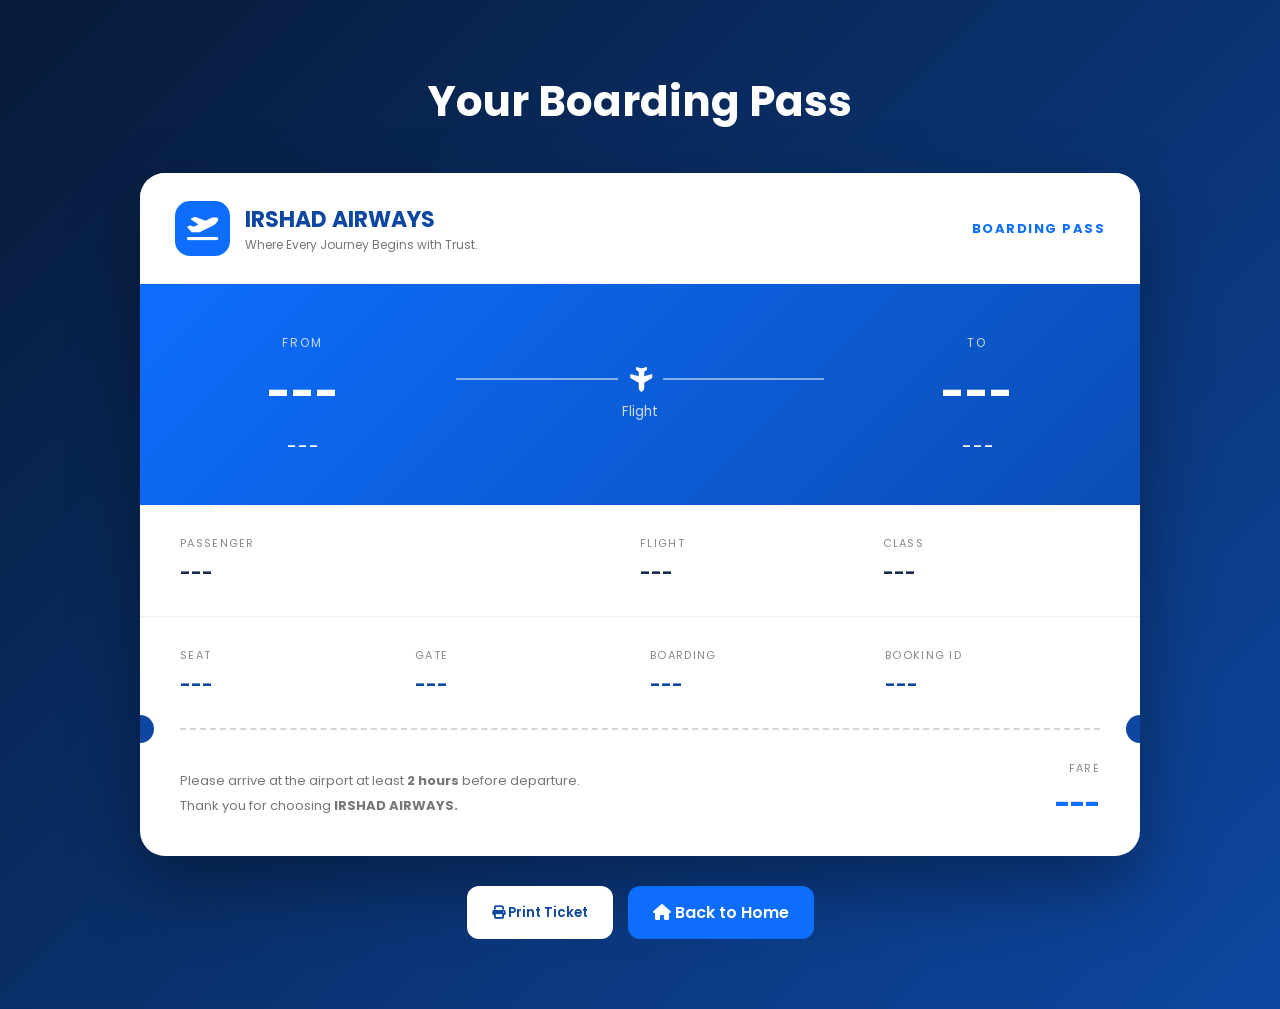
<file: ticket.html>
<!DOCTYPE html>
<html lang="en">

<head>

    <meta charset="UTF-8">
    <meta name="viewport" content="width=device-width, initial-scale=1.0">

    <title>Boarding Pass | IRSHAD AIRWAYS</title>

    <link rel="stylesheet" href="css/style.css">
    <link rel="stylesheet" href="css/ticket.css">

    <link rel="preconnect" href="https://fonts.googleapis.com">
    <link rel="preconnect" href="https://fonts.gstatic.com" crossorigin>

    <link
        href="https://fonts.googleapis.com/css2?family=Poppins:wght@400;500;600;700;800&display=swap"
        rel="stylesheet"
    >

    <link
        rel="stylesheet"
        href="https://cdnjs.cloudflare.com/ajax/libs/font-awesome/6.7.1/css/all.min.css"
    >

</head>

<body>

<section class="ticket-page">

    <div class="ticket-wrapper">

        <h1 class="ticket-title">
            Your Boarding Pass
        </h1>

        <div class="boarding-pass">

            <!-- ================= HEADER ================= -->

            <div class="boarding-header">

                <div class="airways-brand">

                    <i class="fa-solid fa-plane-departure"></i>

                    <div>

                        <h2>IRSHAD AIRWAYS</h2>

                        <p>
                            Where Every Journey Begins with Trust.
                        </p>

                    </div>

                </div>

                <div class="pass-type">
                    BOARDING PASS
                </div>

            </div>


            <!-- ================= ROUTE ================= -->

            <div class="route-section">

                <div class="airport">

                    <span>FROM</span>

                    <h2 id="fromCity">---</h2>

                    <p id="departureTime">---</p>

                </div>

                <div class="flight-route">

                    <div class="route-line">

                        <span></span>

                        <i class="fa-solid fa-plane"></i>

                        <span></span>

                    </div>

                    <small id="flightDuration">
                        Flight
                    </small>

                </div>

                <div class="airport">

                    <span>TO</span>

                    <h2 id="toCity">---</h2>

                    <p id="arrivalTime">---</p>

                </div>

            </div>


            <!-- ================= PASSENGER ================= -->

            <div class="passenger-section">

                <div class="passenger-main">

                    <span>PASSENGER</span>

                    <h3 id="passengerName">---</h3>

                </div>

                <div>

                    <span>FLIGHT</span>

                    <h3 id="flightNo">---</h3>

                </div>

                <div>

                    <span>CLASS</span>

                    <h3 id="travelClass">---</h3>

                </div>

            </div>


            <!-- ================= DETAILS ================= -->

            <div class="ticket-details">

                <div>

                    <span>SEAT</span>

                    <strong id="seatNumber">---</strong>

                </div>

                <div>

                    <span>GATE</span>

                    <strong id="gateNumber">---</strong>

                </div>

                <div>

                    <span>BOARDING</span>

                    <strong id="boardingTime">---</strong>

                </div>

                <div>

                    <span>BOOKING ID</span>

                    <strong id="bookingId">---</strong>

                </div>

            </div>


            <!-- ================= DIVIDER ================= -->

            <div class="ticket-divider">

                <span></span>

                <span></span>

            </div>


            <!-- ================= FOOTER ================= -->

            <div class="boarding-footer">

                <div>

                    <p>
                        Please arrive at the airport at least
                        <strong>2 hours</strong> before departure.
                    </p>

                    <p>
                        Thank you for choosing
                        <strong>IRSHAD AIRWAYS.</strong>
                    </p>

                </div>

                <div class="ticket-price">

                    <span>FARE</span>

                    <strong id="ticketPrice">---</strong>

                </div>

            </div>

        </div>


        <!-- ================= ACTIONS ================= -->

        <div class="ticket-actions">

            <button onclick="window.print()" class="print-ticket">

                <i class="fa-solid fa-print"></i>

                Print Ticket

            </button>

            <a href="index.html" class="home-ticket">

                <i class="fa-solid fa-house"></i>

                Back to Home

            </a>

        </div>

    </div>

</section>


<script src="js/ticket.js"></script>
<script src="js/app.js"></script>

</body>

</html>
</file>
<file: css/style.css>
/* ==========================================
        IRSHAD AIRWAYS
        COMMON STYLES
========================================== */

/* Google Font */

@import url('https://fonts.googleapis.com/css2?family=Poppins:wght@300;400;500;600;700;800&display=swap');

/* Reset */

*{
    margin:0;
    padding:0;
    box-sizing:border-box;
}

html{
    scroll-behavior:smooth;
}

body{

    font-family:'Poppins',sans-serif;
    background:#ffffff;
    color:#222;
    overflow-x:hidden;

}

/* Container */

.container{

    width:90%;
    max-width:1300px;
    margin:auto;

}

/* ==========================================
                HEADER
========================================== */

.header{

    position:absolute;
    top:0;
    left:0;
    width:100%;
    z-index:1000;

}

/* ==========================================
                NAVBAR
========================================== */

.navbar{

    display:flex;
    justify-content:space-between;
    align-items:center;

    height:90px;

}

/* Logo */

.logo h2{

    color:#fff;
    font-size:30px;
    font-weight:700;
    letter-spacing:1px;

}

.logo span{

    color:#ddd;
    font-size:13px;

}

/* Navigation */

.nav-menu{

    display:flex;
    list-style:none;
    gap:35px;

}

.nav-menu li{

    position:relative;

}

.nav-menu a{

    color:#fff;
    text-decoration:none;
    font-size:16px;
    font-weight:500;
    transition:.3s;

}

/* Hover Line */

.nav-menu a::after{

    content:'';

    position:absolute;

    left:0;

    bottom:-6px;

    width:0;

    height:2px;

    background:#00bfff;

    transition:.4s;

}

.nav-menu a:hover::after,
.nav-menu .active::after{

    width:100%;

}

.nav-menu a:hover{

    color:#8fd6ff;

}

/* Sign In Button */

.login-btn{

    padding:13px 30px;

    border:none;

    border-radius:50px;

    cursor:pointer;

    background:#007bff;

    color:#fff;

    font-size:15px;

    font-weight:600;

    transition:.3s;

}

.login-btn:hover{

    background:#0056d2;

    transform:translateY(-2px);

    box-shadow:0 10px 25px rgba(0,0,0,.25);

}

/* ==========================================
            COMMON BUTTONS
========================================== */

.primary-btn{

    display:inline-block;

    text-decoration:none;

    background:#007bff;

    color:#fff;

    padding:15px 35px;

    border-radius:40px;

    transition:.3s;

}

.primary-btn:hover{

    background:#0056d2;

}

.secondary-btn{

    display:inline-block;

    text-decoration:none;

    color:white;

    border:2px solid white;

    padding:15px 35px;

    border-radius:40px;

    margin-left:15px;

    transition:.3s;

}

.secondary-btn:hover{

    background:white;

    color:#0056d2;

}
/* ================= FOOTER ================= */

.footer{
    background:#081b3a;
    color:#fff;
    padding:60px 8% 20px;
}

.footer-grid{
    display:grid;
    grid-template-columns:repeat(3,1fr);
    gap:40px;
}

.footer h2,
.footer h3{
    margin-bottom:20px;
}

.footer p,
.footer li{
    color:#d9e4ff;
    line-height:2;
}

.footer ul{
    list-style:none;
    padding:0;
}

.footer a{
    color:#d9e4ff;
    text-decoration:none;
    transition:.3s;
}

.footer a:hover{
    color:#4aa3ff;
}

.footer-bottom{
    text-align:center;
    margin-top:40px;
    border-top:1px solid rgba(255,255,255,.15);
    padding-top:20px;
    color:#bbb;
}

@media(max-width:768px){
    .footer-grid{
        grid-template-columns:1fr;
        text-align:center;
    }
}
/* ==========================================
   CINEMATIC AIRLINE LOADER
========================================== */

#loader {

    position: fixed;

    inset: 0;

    width: 100%;
    height: 100vh;

    overflow: hidden;

    display: flex;

    justify-content: center;

    align-items: center;

    z-index: 99999;

    background: #061a38;

    opacity: 1;

    visibility: visible;

    transition:
        opacity 1s ease,
        visibility 1s ease;

}


/* ==========================================
   BACKGROUND IMAGE
========================================== */

.loader-background {

    position: absolute;

    inset: -20px;

    background-image:
        url("../images/loading-hero.jpg");

    background-size: cover;

    background-position: center;

    transform: scale(1.05);

    animation: cinematicZoom 7s ease-out forwards;

}


/* ==========================================
   DARK CINEMATIC OVERLAY
========================================== */

.loader-overlay {

    position: absolute;

    inset: 0;

    background:
        linear-gradient(
            90deg,
            rgba(3, 18, 42, .92) 0%,
            rgba(5, 27, 58, .72) 40%,
            rgba(5, 27, 58, .30) 75%,
            rgba(3, 15, 35, .45) 100%
        );

}


/* ==========================================
   LOADER CONTENT
========================================== */

.loader-content {

    position: relative;

    z-index: 2;

    width: 90%;

    max-width: 700px;

    text-align: center;

    color: #ffffff;

}


/* ==========================================
   AIRCRAFT ICON
========================================== */

.loader-plane {

    font-size: 55px;

    margin-bottom: 25px;

    opacity: 0;

    transform:
        translateX(-35px)
        translateY(15px)
        rotate(-5deg);

    animation:
        planeEnter 1s ease forwards,
        planeFloat 3s ease-in-out 1s infinite;

}


.loader-plane i {

    color: #ffffff;

    filter:
        drop-shadow(0 8px 20px rgba(0, 0, 0, .35));

}


/* ==========================================
   BRAND
========================================== */

.loader-brand {

    opacity: 0;

    transform: translateY(20px);

    animation: brandEnter 1s ease .35s forwards;

}


.loader-brand h1 {

    margin: 0;

    font-size: clamp(32px, 5vw, 58px);

    font-weight: 700;

    letter-spacing: 4px;

    line-height: 1.1;

    text-shadow:
        0 5px 25px rgba(0, 0, 0, .35);

}


.loader-brand p {

    margin-top: 14px;

    margin-bottom: 32px;

    font-size: 15px;

    font-weight: 400;

    letter-spacing: 1px;

    color: rgba(255, 255, 255, .82);

}


/* ==========================================
   LOADING AREA
========================================== */

.loading-wrapper {

    width: min(360px, 80vw);

    margin: auto;

    opacity: 0;

    transform: translateY(15px);

    animation: loadingEnter 1s ease .7s forwards;

}


/* ==========================================
   PROGRESS BAR
========================================== */

.loading-bar {

    width: 100%;

    height: 5px;

    background:
        rgba(255, 255, 255, .22);

    border-radius: 20px;

    overflow: hidden;

    box-shadow:
        0 3px 15px rgba(0, 0, 0, .2);

}


.loading-bar span {

    display: block;

    width: 0;

    height: 100%;

    border-radius: inherit;

    background:
        linear-gradient(
            90deg,
            #179fff,
            #55c8ff
        );

    box-shadow:
        0 0 15px rgba(45, 168, 255, .65);

    animation:
        loadingProgress 2.2s cubic-bezier(.4, 0, .2, 1) forwards;

}


/* ==========================================
   LOADING INFORMATION
========================================== */

.loading-info {

    display: flex;

    justify-content: space-between;

    align-items: center;

    margin-top: 12px;

    font-size: 10px;

    letter-spacing: 1.5px;

    color: rgba(255, 255, 255, .65);

}


#loading-percent {

    color: #ffffff;

    font-weight: 600;

}


/* ==========================================
   ANIMATIONS
========================================== */

@keyframes cinematicZoom {

    from {

        transform: scale(1.05);

    }

    to {

        transform: scale(1.12);

    }

}


@keyframes planeEnter {

    from {

        opacity: 0;

        transform:
            translateX(-35px)
            translateY(15px)
            rotate(-5deg);

    }

    to {

        opacity: 1;

        transform:
            translateX(0)
            translateY(0)
            rotate(0);

    }

}


@keyframes planeFloat {

    0%,
    100% {

        transform:
            translateY(0);

    }

    50% {

        transform:
            translateY(-8px);

    }

}


@keyframes brandEnter {

    from {

        opacity: 0;

        transform: translateY(20px);

    }

    to {

        opacity: 1;

        transform: translateY(0);

    }

}


@keyframes loadingEnter {

    from {

        opacity: 0;

        transform: translateY(15px);

    }

    to {

        opacity: 1;

        transform: translateY(0);

    }

}


@keyframes loadingProgress {

    from {

        width: 0%;

    }

    to {

        width: 100%;

    }

}


/* ==========================================
   MOBILE
========================================== */

@media (max-width: 768px) {

    .loader-brand h1 {

        font-size: 31px;

        letter-spacing: 2px;

    }

    .loader-brand p {

        font-size: 12px;

        margin-top: 12px;

        margin-bottom: 27px;

    }

    .loader-plane {

        font-size: 43px;

    }

    .loading-wrapper {

        width: 75vw;

    }

    .loading-info {

        font-size: 8px;

    }

}
/* ==========================================
            BACK TO TOP BUTTON
========================================== */

#backToTop{

    position:fixed;

    right:30px;

    bottom:30px;

    width:55px;

    height:55px;

    border:none;

    border-radius:50%;

    background:#0d6efd;

    color:white;

    font-size:20px;

    cursor:pointer;

    display:none;

    justify-content:center;

    align-items:center;

    box-shadow:0 10px 25px rgba(0,0,0,.25);

    transition:.3s;

    z-index:999;

}

#backToTop:hover{

    background:#084ec4;

    transform:translateY(-5px);

}
/* ==========================================
        MOBILE NAVIGATION
========================================== */

.menu-toggle{

    display:none;

    background:none;

    border:none;

    color:#ffffff;

    font-size:24px;

    cursor:pointer;

    padding:8px;

}

/* Mobile */

@media(max-width:768px){

    .navbar{

        position:relative;

    }

    .menu-toggle{

        display:block;

        z-index:1001;

    }

    .nav-menu{

        position:absolute;

        top:100%;

        right:0;

        width:220px;

        background:#ffffff;

        border-radius:0 0 15px 15px;

        box-shadow:0 15px 30px rgba(0,0,0,.15);

        display:none;

        flex-direction:column;

        padding:15px 0;

        gap:0;

    }

    .nav-menu.active{

        display:flex;

    }

    .nav-menu li{

        width:100%;

    }

    .nav-menu li a{

        display:block;

        width:100%;

        padding:14px 20px;

        color:#222 !important;

    }

    .nav-menu li a:hover{

        background:#f0f6ff;

        color:#0d6efd !important;

    }

}
/* ==========================================
        FINAL RESPONSIVE POLISH
========================================== */

@media (max-width: 768px) {

    /* ---------- GENERAL ---------- */

    .container {
        width: 92%;
        max-width: none;
    }

    h1 {
        font-size: 36px;
    }

    h2 {
        font-size: 30px;
    }


    /* ---------- NAVBAR ---------- */

    .navbar {
        min-height: 70px;
    }

    .logo h2 {
        font-size: 18px;
    }

    .logo span {
        font-size: 9px;
    }


    /* ---------- HOME HERO ---------- */

    .hero-content {
        width: 92%;
        text-align: center;
    }

    .hero-content h1 {
        font-size: 42px;
        line-height: 1.15;
    }

    .hero-content p {
        font-size: 15px;
    }

    .hero-buttons {
        flex-direction: column;
        align-items: center;
    }

    .hero-buttons a {
        width: 220px;
        text-align: center;
    }

    .hero-stats {
        grid-template-columns: repeat(2, 1fr);
        width: 100%;
        gap: 25px;
    }

    .stat h2 {
        font-size: 27px;
    }


    /* ---------- DESTINATIONS ---------- */

    .destinations {
        padding: 150px 5% 70px;
    }

    .section-title h2 {
        font-size: 32px;
    }

    .section-title p {
        font-size: 15px;
    }

    .destination-grid {
        grid-template-columns: 1fr;
    }


    /* ---------- FEATURES ---------- */

    .features {
        padding: 70px 5%;
    }

    .feature-grid {
        grid-template-columns: 1fr;
    }


    /* ---------- OFFERS ---------- */

    .offers {
        padding: 70px 5%;
    }

    .offer-grid {
        grid-template-columns: 1fr;
    }


    /* ---------- TESTIMONIALS ---------- */

    .testimonials {
        padding: 70px 5%;
    }

    .testimonial-grid {
        grid-template-columns: 1fr;
    }


    /* ---------- FOOTER ---------- */

    .footer {
        padding: 55px 5% 25px;
    }

    .footer-grid {
        grid-template-columns: 1fr;
        text-align: center;
    }

    .footer-bottom {
        text-align: center;
        justify-content: center;
    }


    /* ---------- BACK TO TOP ---------- */

    #backToTop {
        right: 18px;
        bottom: 18px;
        width: 48px;
        height: 48px;
    }

}
/* ==========================================
   IRSHAD AIRWAYS - HEADER FIX
   ========================================== */

.site-header {
    position: relative;
    z-index: 1000;
    width: 100%;
}

.site-header .container {
    display: flex;
    align-items: center;
    justify-content: space-between;
    gap: 40px;
}

.site-header .logo {
    flex-shrink: 0;
}

.site-header .nav-menu {
    display: flex;
    align-items: center;
    justify-content: center;
    gap: 36px;
    margin-left: auto;
}

.site-header .nav-menu a {
    white-space: nowrap;
}

.site-header .nav-actions {
    flex-shrink: 0;
}

/* Prevent hero content from moving into header */
.hero {
    position: relative;
}

.hero-content {
    position: relative;
    z-index: 2;
}

/* Mobile */
@media (max-width: 900px) {

    .site-header .container {
        gap: 20px;
    }

    .site-header .nav-menu {
        gap: 20px;
    }

}

@media (max-width: 768px) {

    .site-header .container {
        position: relative;
    }

    .site-header .nav-menu {
        display: none;
        position: absolute;
        top: 100%;
        left: 0;
        right: 0;
        flex-direction: column;
        gap: 0;
        padding: 20px;
    }

    .site-header .nav-menu.active {
        display: flex;
    }

}
</file>
<file: css/home.css>
/* ==========================================
            HOME PAGE
========================================== */

/* ===============================
        HERO SECTION
================================ */

.hero{

    position:relative;

    width:100%;
    height:115vh;

    background-image:
        linear-gradient(
            rgba(5,18,45,.35),
            rgba(5,18,45,.35)
        ),
        url("../images/hero.jpg");

    background-size:cover;

    background-position:center center;

    background-repeat:no-repeat;

    display:flex;

    justify-content:center;

    align-items:center;

}
/* Dark Overlay */

.overlay{

    position:absolute;

    top:0;
    left:0;

    width:100%;
    height:100%;

    background:linear-gradient(
        rgba(5,18,45,.25),
        rgba(5,18,45,.20)
    );

}

/* ===============================
        HERO CONTENT
================================ */

.hero-content{

    position:relative;

    z-index:10;

    text-align:center;

    color:white;

    max-width:900px;

    padding:20px;

    margin-top:-40px;

}

.welcome-text{

    color:#8dd8ff;

    font-size:18px;

    letter-spacing:2px;

    margin-bottom:15px;

    text-transform:uppercase;

}

.hero-content h1{
  font-size:64px;
    font-weight:800;
    line-height:76px;
    margin-bottom:20px;
}

.hero-content h1 span{

    color:#43b7ff;

}

.hero-description{

    width:75%;

    margin:30px auto;

    font-size:18px;

    line-height:32px;

    color:#eeeeee;

}

.hero-buttons{

    margin-top:40px;

}

/* ===============================
      SEARCH CARD
================================ */

.search-card{

    position:absolute;

    bottom:-110px;

    left:50%;

    transform:translateX(-50%);

    width:88%;

    max-width:1200px;

    background:rgba(255,255,255,.95);

    border-radius:25px;

    padding:35px;

    z-index:100;

    box-shadow:0 20px 50px rgba(0,0,0,.18);

}

.search-card h2{

    text-align:center;

    color:#0d4fc3;

    margin-bottom:30px;

}

/* Form */

.search-card form{

    display:grid;

    grid-template-columns:
    repeat(5,1fr);

    gap:20px;

    align-items:end;

}

.input-group{

    display:flex;

    flex-direction:column;

}

.input-group label{

    margin-bottom:10px;

    font-weight:600;

    color:#555;

}

.input-group input,
.input-group select{

    padding:15px;

    border-radius:12px;

    border:1px solid #ddd;

    font-size:15px;

    outline:none;

    transition:.3s;

}

.input-group input:focus,
.input-group select:focus{

    border-color:#0d6efd;

}

.search-btn{

    height:52px;

    border:none;

    border-radius:12px;

    background:#0d6efd;

    color:white;

    cursor:pointer;

    font-size:16px;

    font-weight:600;

    transition:.3s;

}

.search-btn:hover{

    background:#0052cc;

    transform:translateY(-2px);

}
/* ==========================================
        HERO STATISTICS
========================================== */

.hero-stats{

    margin-top:60px;

    display:grid;

    grid-template-columns:repeat(4,1fr);

    gap:40px;

    width:700px;

    max-width:90%;

    margin-left:auto;

    margin-right:auto;

}
.stat{

    text-align:center;

}

.stat h2{
    
    color:#4fc3ff;

    font-size:34px;

    margin-bottom:8px;

}

.stat p{

    color:#ddd;

    font-size:15px;

}

/* ==========================================
        BUTTON IMPROVEMENT
========================================== */

.hero-buttons{

    display:flex;

    justify-content:center;

    gap:20px;

    margin-top:40px;

}

.primary-btn i,
.secondary-btn i{

    margin-right:10px;

}

.primary-btn{

    background:linear-gradient(135deg,#0d6efd,#009dff);

    box-shadow:0 15px 30px rgba(0,123,255,.35);

}

.primary-btn:hover{

    transform:translateY(-4px);

}

.secondary-btn{

    backdrop-filter:blur(10px);

}

/* ==========================================
        RESPONSIVE
========================================== */

@media(max-width:900px){

.hero-stats{

    flex-wrap:wrap;

    gap:30px;

}

}
/* ==========================================
        POPULAR DESTINATIONS
========================================== */

.destinations{

    padding:220px 8% 100px;

    background:#f7f9fc;

}

.section-title{

    text-align:center;

    margin-bottom:60px;

}

.section-title h2{

    font-size:42px;

    color:#0b3c8c;

    margin-bottom:15px;

}

.section-title p{

    color:#666;

    font-size:18px;

}

.destination-grid{

    display:grid;

    grid-template-columns:repeat(auto-fit,minmax(280px,1fr));

    gap:35px;

}

.destination-card{

    background:white;

    border-radius:20px;

    overflow:hidden;

    box-shadow:0 15px 35px rgba(0,0,0,.08);

    transition:.35s;

}

.destination-card:hover{

    transform:translateY(-12px);

    box-shadow:0 25px 45px rgba(0,0,0,.15);

}

.destination-card img{

    width:100%;

    height:230px;

    object-fit:cover;

}

.destination-content{

    padding:25px;

}

.destination-content h3{

    font-size:28px;

    color:#0d4fc3;

    margin-bottom:10px;

}

.destination-content p{

    color:#777;

}

.destination-content h4{

    color:#007bff;

    font-size:28px;

    margin:15px 0;

}

.rating{

    color:#ffb400;

    font-size:18px;

    margin-bottom:20px;

}

.destination-content button{

    width:100%;

    padding:15px;

    border:none;

    border-radius:12px;

    background:#007bff;

    color:white;

    font-size:16px;

    font-weight:600;

    cursor:pointer;

    transition:.3s;

}

.destination-content button:hover{

    background:#0056d2;

}
/* ==========================================
        WHY CHOOSE US
========================================== */

.features{

    padding:100px 8%;

    background:white;

}

.feature-grid{

    display:grid;

    grid-template-columns:repeat(auto-fit,minmax(250px,1fr));

    gap:35px;

}

.feature-card{

    background:#ffffff;

    padding:40px 30px;

    border-radius:20px;

    text-align:center;

    box-shadow:0 12px 30px rgba(0,0,0,.08);

    transition:.4s;

}

.feature-card:hover{

    transform:translateY(-10px);

    background:#0d6efd;

    color:white;

}

.feature-icon{

    width:80px;

    height:80px;

    background:#e8f2ff;

    color:#0d6efd;

    border-radius:50%;

    display:flex;

    align-items:center;

    justify-content:center;

    margin:0 auto 25px;

    font-size:30px;

    transition:.4s;

}

.feature-card:hover .feature-icon{

    background:white;

    color:#0d6efd;

}

.feature-card h3{

    margin-bottom:15px;

    font-size:24px;

}

.feature-card p{

    line-height:28px;

    color:#666;

}

.feature-card:hover p{

    color:#f2f2f2;

}
/* ==========================================
        SPECIAL OFFERS
========================================== */

.offers{

    padding:100px 8%;

    background:#f7f9fc;

}

.offer-grid{

    display:grid;

    grid-template-columns:repeat(auto-fit,minmax(320px,1fr));

    gap:35px;

}

.offer-card{

    color:white;

    padding:40px 30px;

    border-radius:22px;

    box-shadow:0 18px 35px rgba(0,0,0,.12);

    transition:.4s;

}

.offer-card:hover{

    transform:translateY(-12px);

}

.blue{

    background:linear-gradient(135deg,#0066ff,#00b4ff);

}

.orange{

    background:linear-gradient(135deg,#ff9800,#ff5722);

}

.green{

    background:linear-gradient(135deg,#0ba360,#3cba92);

}

.offer-tag{

    display:inline-block;

    background:rgba(255,255,255,.25);

    padding:8px 18px;

    border-radius:50px;

    font-size:14px;

    margin-bottom:25px;

}

.offer-card h3{

    font-size:38px;

    margin-bottom:20px;

}

.offer-card p{

    line-height:30px;

    margin-bottom:30px;

}

.offer-card button{

    background:white;

    color:#222;

    border:none;

    padding:14px 28px;

    border-radius:50px;

    cursor:pointer;

    font-weight:600;

    transition:.3s;

}

.offer-card button:hover{

    transform:scale(1.05);

}
/* ==========================================
        TESTIMONIALS
========================================== */

.testimonials{

    padding:100px 8%;

    background:white;

}

.testimonial-grid{

    display:grid;

    grid-template-columns:repeat(auto-fit,minmax(320px,1fr));

    gap:35px;

}

.testimonial-card{

    background:#fff;

    border-radius:20px;

    padding:35px;

    box-shadow:0 15px 35px rgba(0,0,0,.08);

    transition:.35s;

}

.testimonial-card:hover{

    transform:translateY(-10px);

}

.profile{

    display:flex;

    align-items:center;

    gap:15px;

    margin-bottom:20px;

}

.avatar{

    width:60px;

    height:60px;

    border-radius:50%;

    background:#0d6efd;

    color:white;

    display:flex;

    justify-content:center;

    align-items:center;

    font-size:24px;

    font-weight:700;

}

.profile h3{

    margin-bottom:5px;

}

.profile span{

    color:#777;

    font-size:14px;

}

.stars{

    color:#ffb400;

    margin-bottom:15px;

    font-size:18px;

}

.testimonial-card p{

    color:#555;

    line-height:28px;

}
/* ==========================================
                FOOTER
========================================== */

.footer{

    background:#0b1d3a;

    color:white;

    padding:80px 8% 30px;

}

.footer-grid{

    display:grid;

    grid-template-columns:repeat(auto-fit,minmax(250px,1fr));

    gap:40px;

    margin-bottom:40px;

}

.footer-column h2,
.footer-column h3{

    margin-bottom:20px;

}

.footer-column p{

    color:#d9d9d9;

    line-height:28px;

    margin-bottom:12px;

}

.footer-column ul{

    list-style:none;

}

.footer-column ul li{

    margin-bottom:12px;

}

.footer-column ul li a{

    text-decoration:none;

    color:#d9d9d9;

    transition:.3s;

}

.footer-column ul li a:hover{

    color:#4fc3ff;

}

.newsletter{

    display:flex;

    margin-top:20px;

}

.newsletter input{

    flex:1;

    padding:14px;

    border:none;

    outline:none;

    border-radius:10px 0 0 10px;

}

.newsletter button{

    padding:14px 20px;

    border:none;

    background:#007bff;

    color:white;

    cursor:pointer;

    border-radius:0 10px 10px 0;

}

.footer hr{

    border:none;

    border-top:1px solid rgba(255,255,255,.15);

    margin:30px 0;

}

.footer-bottom{

    display:flex;

    justify-content:space-between;

    align-items:center;

    flex-wrap:wrap;

    gap:20px;

}

.social-icons{

    display:flex;

    gap:15px;

}

.social-icons a{

    width:42px;

    height:42px;

    border-radius:50%;

    background:#1b2f55;

    display:flex;

    justify-content:center;

    align-items:center;

    color:white;

    text-decoration:none;

    transition:.3s;

}

.social-icons a:hover{

    background:#007bff;

    transform:translateY(-4px);

}
/* ==========================================
        SCROLL REVEAL
========================================== */

.reveal{

    opacity:0;

    transform:translateY(60px);

    transition:all .8s ease;

}

.reveal.active{

    opacity:1;

    transform:translateY(0);

}
</file>
<file: css/about.css>
.about-page{

padding:150px 8% 80px;

background:#f5f7fb;

min-height:100vh;

}

.about-page h1{

text-align:center;

font-size:48px;

color:#0d47a1;

margin-bottom:20px;

}

.subtitle{

text-align:center;

font-size:20px;

color:#666;

margin-bottom:60px;

}

.about-grid{

display:grid;

grid-template-columns:repeat(3,1fr);

gap:30px;

}

.about-card{

background:white;

padding:35px;

border-radius:20px;

box-shadow:0 15px 35px rgba(0,0,0,.08);

transition:.3s;

}

.about-card:hover{

transform:translateY(-8px);

}

.about-card h2{

margin-bottom:20px;

color:#0d47a1;

}

.about-card p{

line-height:1.8;

color:#555;

}

.about-card ul{

padding-left:20px;

line-height:2;

color:#555;

}

@media(max-width:900px){

.about-grid{

grid-template-columns:1fr;

}

}/* ===============================
      INNER PAGE HEADER
=============================== */

.header{

    position:fixed;

    top:0;

    left:0;

    width:100%;

    background:#ffffff;

    box-shadow:0 5px 20px rgba(0,0,0,.08);

    z-index:999;

}

.logo h2{

    color:#0d47a1;

}

.logo span{

    color:#666;

}

.nav-menu li a{

    color:#333;

}

.nav-menu li a:hover,
.nav-menu li a.active{

    color:#0d6efd;

}

.login-btn{

    background:#0d6efd;

    color:white;

}
@media (max-width: 768px) {

    .about-page {
        padding: 110px 15px 60px;
    }

    .about-page h1 {
        font-size: 36px;
    }

    .subtitle {
        font-size: 15px;
    }

}
</file>
<file: css/booking.css>
/* ==========================================
            BOOKING PAGE
========================================== */

.booking-page{

    background:#f5f7fb;

    padding:140px 8% 80px;

    min-height:100vh;

}

.booking-page h1{

    text-align:center;

    color:#0d47a1;

    font-size:48px;

    margin-bottom:50px;

}

.booking-layout{

    display:grid;

    grid-template-columns:2fr 1fr;

    gap:40px;

    align-items:start;

}

/* ================= Form ================= */

.booking-form{

    background:#fff;

    padding:40px;

    border-radius:20px;

    box-shadow:0 15px 40px rgba(0,0,0,.08);

}

.booking-form h2{

    margin-bottom:30px;

    color:#0d47a1;

}

#bookingForm{

    display:grid;

    grid-template-columns:repeat(2,1fr);

    gap:20px;

}

#bookingForm input,
#bookingForm select{

    width:100%;

    padding:15px;

    border:1px solid #ddd;

    border-radius:12px;

    font-size:16px;

    outline:none;

    transition:.3s;

}

#bookingForm input:focus,
#bookingForm select:focus{

    border-color:#0d6efd;

    box-shadow:0 0 8px rgba(13,110,253,.25);

}

#bookingForm button{

    grid-column:1/3;

    padding:16px;

    border:none;

    border-radius:12px;

    background:#0d6efd;

    color:white;

    font-size:17px;

    font-weight:600;

    cursor:pointer;

    transition:.3s;

}

#bookingForm button:hover{

    background:#084ec4;

}

/* ================= Summary ================= */

.booking-summary{

    background:#fff;

    padding:35px;

    border-radius:20px;

    box-shadow:0 15px 40px rgba(0,0,0,.08);

    position:sticky;

    top:120px;

}

.booking-summary h2{

    color:#0d47a1;

    margin-bottom:25px;

}

.booking-summary p{

    margin:14px 0;

    font-size:16px;

    color:#555;

}

.booking-summary hr{

    margin:25px 0;

    border:none;

    border-top:1px solid #ddd;

}

.booking-summary h3{

    color:#555;

}

.booking-summary h1{

    text-align:left;

    margin-top:15px;

    margin-bottom:0;

    color:#0d6efd;

    font-size:42px;

}

/* ================= Responsive ================= */

@media(max-width:900px){

.booking-layout{

grid-template-columns:1fr;

}

#bookingForm{

grid-template-columns:1fr;

}

#bookingForm button{

grid-column:auto;

}

.booking-summary{

position:static;

}

}
/* Booking Page Header Fix */

.header{
    background:#ffffff;
    box-shadow:0 4px 15px rgba(0,0,0,.08);
}

.logo h2{
    color:#0d47a1;
}

.logo span{
    color:#666;
}

.nav-menu li a{
    color:#333;
}

.nav-menu li a:hover,
.nav-menu li a.active{
    color:#0d6efd;
}

.login-btn{
    background:#0d6efd;
    color:white;
}
/* ==========================================
        BOOKING CONFIRMATION
========================================== */

.booking-confirmation{

    position:fixed;

    inset:0;

    background:rgba(5,20,50,.75);

    backdrop-filter:blur(8px);

    display:flex;

    justify-content:center;

    align-items:center;

    z-index:99999;

    animation:confirmationFade .3s ease;

}

.confirmation-box{

    width:90%;

    max-width:450px;

    background:white;

    border-radius:25px;

    padding:45px 30px;

    text-align:center;

    box-shadow:0 30px 70px rgba(0,0,0,.3);

    animation:confirmationUp .5s ease;

}

.success-icon{

    width:80px;

    height:80px;

    margin:0 auto 25px;

    border-radius:50%;

    background:#16a34a;

    color:white;

    display:flex;

    justify-content:center;

    align-items:center;

    font-size:42px;

    font-weight:700;

}

.confirmation-box h2{

    color:#0d47a1;

    font-size:28px;

    margin-bottom:12px;

}

.confirmation-box p{

    color:#555;

    margin-bottom:12px;

}

.confirmation-box span{

    color:#777;

    font-size:14px;

}

@keyframes confirmationFade{

    from{
        opacity:0;
    }

    to{
        opacity:1;
    }

}

@keyframes confirmationUp{

    from{

        opacity:0;

        transform:translateY(30px) scale(.95);

    }

    to{

        opacity:1;

        transform:translateY(0) scale(1);

    }

}
/* ==========================================
        BOOKING MOBILE POLISH
========================================== */

@media (max-width: 768px) {

    .booking-page {
        padding: 110px 15px 60px;
    }

    .booking-page h1 {
        font-size: 34px;
        margin-bottom: 30px;
    }

    .booking-layout {
        grid-template-columns: 1fr;
    }

    .booking-form {
        padding: 25px 20px;
    }

    #bookingForm {
        grid-template-columns: 1fr;
    }

    #bookingForm button {
        grid-column: auto;
    }

    .booking-summary {
        position:static;
    }

}
</file>
<file: css/contact.css>
.contact-page{

padding:150px 8% 80px;

background:#f5f7fb;

min-height:100vh;

}

.contact-page h1{

text-align:center;

font-size:48px;

color:#0d47a1;

margin-bottom:20px;

}

.subtitle{

text-align:center;

color:#666;

margin-bottom:60px;

}

.contact-grid{

display:grid;

grid-template-columns:1fr 1.3fr;

gap:40px;

}

.contact-info,
.contact-form{

background:white;

padding:40px;

border-radius:20px;

box-shadow:0 15px 40px rgba(0,0,0,.08);

}

.contact-info h2,
.contact-form h2{

color:#0d47a1;

margin-bottom:25px;

}

.contact-info p{

margin-bottom:25px;

line-height:1.8;

color:#555;

}

.contact-form form{

display:flex;

flex-direction:column;

gap:20px;

}

.contact-form input,
.contact-form textarea{

padding:15px;

border:1px solid #ddd;

border-radius:12px;

font-size:16px;

font-family:Poppins,sans-serif;

outline:none;

}

.contact-form input:focus,
.contact-form textarea:focus{

border-color:#0d6efd;

}

.contact-form button{

padding:16px;

background:#0d6efd;

color:white;

border:none;

border-radius:12px;

font-size:17px;

cursor:pointer;

transition:.3s;

}

.contact-form button:hover{

background:#084ec4;

}

@media(max-width:900px){

.contact-grid{

grid-template-columns:1fr;

}

}
/* ===============================
      INNER PAGE HEADER
=============================== */

.header{

    position:fixed;

    top:0;

    left:0;

    width:100%;

    background:#ffffff;

    box-shadow:0 5px 20px rgba(0,0,0,.08);

    z-index:999;

}

.logo h2{

    color:#0d47a1;

}

.logo span{

    color:#666;

}

.nav-menu li a{

    color:#333;

}

.nav-menu li a:hover,
.nav-menu li a.active{

    color:#0d6efd;

}

.login-btn{

    background:#0d6efd;

    color:white;

}
@media (max-width: 768px) {

    .contact-page {
        padding: 110px 15px 60px;
    }

    .contact-page h1 {
        font-size: 36px;
    }

    .contact-grid {
        grid-template-columns: 1fr;
    }

    .contact-info,
    .contact-form {
        padding: 25px 20px;
    }

}
</file>
<file: css/flights.css>
/* ==========================================
            FLIGHTS PAGE
========================================== */

/* Banner */

.flight-banner{

    height:50vh;

    background-image:
    linear-gradient(rgba(8,30,70,.75),rgba(8,30,70,.75)),
    url("../images/hero.jpg");

    background-size:cover;
    background-position:center;

    display:flex;
    justify-content:center;
    align-items:center;

    color:white;
    text-align:center;

}

.banner-content h1{

    font-size:60px;
    margin-bottom:15px;

}

.banner-content p{

    font-size:20px;
    color:#ddd;

}

/* Search */

.flight-search{

    margin-top:-60px;
    position:relative;
    z-index:100;

}

.search-box{

    background:white;

    border-radius:20px;

    box-shadow:0 15px 35px rgba(0,0,0,.12);

    padding:30px;

    display:grid;

    grid-template-columns:
    repeat(5,1fr);

    gap:20px;

}

.search-box input,
.search-box select{

    padding:15px;

    border-radius:12px;

    border:1px solid #ddd;

    font-size:15px;

    outline:none;

}

.search-box button{

    background:#007bff;

    color:white;

    border:none;

    border-radius:12px;

    cursor:pointer;

    font-size:16px;

    font-weight:600;

}

.search-box button:hover{

    background:#0056d2;

}

/* Flight List */

.flight-list{

    padding:90px 0;

    background:#f7f9fc;

}

.flight-list h2{

    margin-bottom:35px;

    color:#003b8b;

}

/* Card */

.flight-card{

    background:white;

    border-radius:20px;

    padding:30px;

    display:grid;

    grid-template-columns:
    2fr
    1fr
    1fr
    1fr
    1fr
    auto;

    align-items:center;

    gap:20px;

    box-shadow:0 15px 35px rgba(0,0,0,.08);

    transition:.3s;

}

.flight-card:hover{

    transform:translateY(-8px);

}

.airline h3{

    color:#0066ff;

    margin-bottom:10px;

}

.time h2{

    color:#222;

    margin-bottom:8px;

}

.duration{

    text-align:center;

    color:#666;

}

.price{

    text-align:center;

}

.price h2{

    color:#007bff;

}

.flight-card button{

    padding:15px 28px;

    background:#007bff;

    color:white;

    border:none;

    border-radius:10px;

    cursor:pointer;

    transition:.3s;

}

.flight-card button:hover{

    background:#0056d2;

}

/* Responsive */

@media(max-width:1000px){

.search-box{

grid-template-columns:1fr;

}

.flight-card{

grid-template-columns:1fr;

text-align:center;

}

}
/* ==========================================
        FLIGHTS MOBILE POLISH
========================================== */

@media (max-width: 768px) {

    .flight-banner {
        height: 42vh;
    }

    .banner-content h1 {
        font-size: 38px;
    }

    .banner-content p {
        font-size: 15px;
    }

    .flight-search {
        margin-top: -40px;
        padding: 0 15px;
    }

    .search-box {
        padding: 20px;
        grid-template-columns: 1fr;
    }

    .flight-list {
        padding: 70px 15px;
    }

    .flight-header {
        flex-direction: column;
        gap: 15px;
        text-align: center;
    }

    .flight-card {
        grid-template-columns: 1fr;
        text-align: center;
        gap: 18px;
        padding: 25px 20px;
    }

    .flight-card .duration {
        text-align: center;
    }

    .flight-card .price {
        text-align: center;
    }

    .flight-card button {
        width: 100%;
    }

}
</file>
<file: css/payment.css>
/* ==========================================
   IRSHAD AIRWAYS - PAYMENT
========================================== */

.payment-page {

    padding: 80px 0;

    background: #f5f8fc;

    min-height: 75vh;

}


/* ==========================================
   TITLE
========================================== */

.payment-title {

    text-align: center;

    margin-bottom: 45px;

}


.payment-title h1 {

    font-size: 42px;

    color: #1456a0;

    margin-bottom: 10px;

}


.payment-title p {

    color: #666;

    font-size: 16px;

}


/* ==========================================
   LAYOUT
========================================== */

.payment-layout {

    display: grid;

    grid-template-columns:
        minmax(0, 1.5fr)
        minmax(320px, 0.8fr);

    gap: 30px;

    align-items: start;

}


/* ==========================================
   PAYMENT BOX
========================================== */

.payment-box {

    background: white;

    border-radius: 20px;

    padding: 35px;

    box-shadow:
        0 10px 35px rgba(0,0,0,0.08);

}


.payment-box > h2 {

    color: #1456a0;

    margin-bottom: 25px;

}


/* ==========================================
   PAYMENT METHODS
========================================== */

.payment-methods {

    display: grid;

    grid-template-columns:
        repeat(3, 1fr);

    gap: 12px;

    margin-bottom: 30px;

}


.payment-method {

    border: 1px solid #ddd;

    background: white;

    padding: 18px 10px;

    border-radius: 12px;

    cursor: pointer;

    font-size: 15px;

    transition: 0.25s;

}


.payment-method i {

    display: block;

    font-size: 22px;

    margin-bottom: 8px;

    color: #1677ff;

}


.payment-method.active {

    border-color: #1677ff;

    background: #eef6ff;

    color: #1677ff;

}


.payment-method:hover {

    border-color: #1677ff;

}


/* ==========================================
   PAYMENT PANELS
========================================== */

.payment-panel {

    display: none;

}


.payment-panel.active {

    display: block;

}


.payment-panel h3 {

    color: #1456a0;

    margin-bottom: 5px;

}


.payment-panel p {

    color: #777;

    margin-bottom: 20px;

}


/* ==========================================
   INPUTS
========================================== */

.input-group {

    margin-bottom: 18px;

}


.input-group label {

    display: block;

    margin-bottom: 7px;

    font-weight: 500;

    color: #444;

}


.input-group input,
.input-group select {

    width: 100%;

    padding: 15px;

    border: 1px solid #ddd;

    border-radius: 10px;

    font-size: 15px;

    font-family: inherit;

    outline: none;

    box-sizing: border-box;

}


.input-group input:focus,
.input-group select:focus {

    border-color: #1677ff;

    box-shadow:
        0 0 0 3px rgba(22,119,255,0.1);

}


.card-row {

    display: grid;

    grid-template-columns: 1fr 1fr;

    gap: 15px;

}


/* ==========================================
   SECURITY
========================================== */

.payment-security {

    display: flex;

    gap: 10px;

    align-items: center;

    margin: 25px 0;

    padding: 14px;

    border-radius: 10px;

    background: #f1f8f3;

    color: #287a43;

    font-size: 13px;

}


.payment-security i {

    font-size: 18px;

}


/* ==========================================
   PAY BUTTON
========================================== */

.pay-now-btn {

    width: 100%;

    border: none;

    padding: 17px;

    border-radius: 12px;

    background: #087ff5;

    color: white;

    font-size: 17px;

    font-weight: 600;

    cursor: pointer;

    display: flex;

    justify-content: center;

    align-items: center;

    gap: 12px;

    transition: 0.25s;

}


.pay-now-btn:hover {

    background: #066bd1;

    transform: translateY(-1px);

}


.pay-now-btn:disabled {

    opacity: 0.6;

    cursor: not-allowed;

}


/* ==========================================
   SUMMARY
========================================== */

.payment-summary {

    background: white;

    border-radius: 20px;

    padding: 30px;

    box-shadow:
        0 10px 35px rgba(0,0,0,0.08);

    position: sticky;

    top: 30px;

}


.payment-summary h2 {

    color: #1456a0;

    margin-bottom: 25px;

}


.summary-passenger {

    margin-bottom: 25px;

}


.summary-passenger span,
.summary-flight small,
.summary-route small {

    display: block;

    color: #888;

    font-size: 11px;

    margin-bottom: 5px;

}


.summary-passenger strong {

    font-size: 18px;

}


.summary-flight {

    display: grid;

    grid-template-columns: 1fr 1fr;

    gap: 15px;

    margin-bottom: 25px;

}


.summary-flight strong {

    display: block;

}


.summary-route {

    display: flex;

    justify-content: space-between;

    align-items: center;

    gap: 15px;

    margin-bottom: 25px;

}


.summary-route div {

    display: flex;

    flex-direction: column;

}


.summary-route strong {

    font-size: 18px;

}


.summary-route span {

    color: #777;

    font-size: 13px;

}


.summary-route i {

    color: #1677ff;

    font-size: 20px;

}


.summary-details {

    border-top: 1px solid #eee;

    padding-top: 20px;

}


.summary-details p {

    display: flex;

    justify-content: space-between;

    gap: 15px;

    font-size: 14px;

}


.summary-details span {

    color: #777;

}


.summary-divider {

    height: 1px;

    background: #ddd;

    margin: 25px 0;

}


.total-row {

    display: flex;

    justify-content: space-between;

    align-items: center;

}


.total-row span {

    font-size: 16px;

    color: #555;

}


.total-row strong {

    font-size: 28px;

    color: #087ff5;

}


/* ==========================================
   PAYMENT LOADER
========================================== */

.payment-loader {

    position: fixed;

    inset: 0;

    background:
        rgba(5, 18, 40, 0.78);

    backdrop-filter: blur(5px);

    display: none;

    justify-content: center;

    align-items: center;

    z-index: 9999;

}


.payment-loader.active {

    display: flex;

}


.payment-loader-box {

    text-align: center;

    color: white;

}


.payment-spinner {

    width: 90px;

    height: 90px;

    border-radius: 50%;

    border: 4px solid rgba(255,255,255,0.25);

    border-top-color: white;

    display: flex;

    justify-content: center;

    align-items: center;

    margin: 0 auto 25px;

    animation:
        paymentSpin 1s linear infinite;

}


.payment-spinner i {

    font-size: 30px;

}


@keyframes paymentSpin {

    to {

        transform: rotate(360deg);

    }

}


.payment-loader-box h2 {

    margin-bottom: 8px;

}


.payment-loader-box p {

    opacity: 0.8;

}

/* ==========================================
   SUCCESS
========================================== */

.payment-success {

    position: fixed;

    inset: 0;

    background: rgba(5, 18, 40, 0.82);

    backdrop-filter: blur(7px);

    display: flex;

    justify-content: center;

    align-items: center;

    z-index: 10000;

    opacity: 0;

    visibility: hidden;

    transition:
        opacity 0.4s ease,
        visibility 0.4s ease;

}


/* ==========================================
   SHOW SUCCESS POPUP
========================================== */

.payment-success.active {

    opacity: 1;

    visibility: visible;

}


/* ==========================================
   SUCCESS BOX
========================================== */

.success-box {

    background: white;

    padding: 45px;

    border-radius: 24px;

    text-align: center;

    width: min(420px, 90%);

    box-shadow:
        0 25px 70px rgba(0, 0, 0, 0.25);

    transform:
        translateY(35px)
        scale(0.82);

    opacity: 0;

    transition:
        transform 0.55s cubic-bezier(.17,.89,.32,1.28),
        opacity 0.4s ease;

}


/* ==========================================
   POPUP OPEN ANIMATION
========================================== */

.payment-success.active .success-box {

    transform:
        translateY(0)
        scale(1);

    opacity: 1;

}


/* ==========================================
   SUCCESS ICON
========================================== */

.success-icon {

    width: 75px;

    height: 75px;

    margin: 0 auto 22px;

    border-radius: 50%;

    background: #22a447;

    color: white;

    display: flex;

    align-items: center;

    justify-content: center;

    font-size: 34px;

    font-weight: 700;

    transform: scale(0);

}


/* ==========================================
   CHECKMARK POP
========================================== */

.payment-success.active .success-icon {

    animation:
        successIconPop
        0.6s
        cubic-bezier(.17,.89,.32,1.28)
        0.2s forwards;

}


@keyframes successIconPop {

    0% {

        transform: scale(0);

    }

    60% {

        transform: scale(1.15);

    }

    100% {

        transform: scale(1);

    }

}


/* ==========================================
   SUCCESS TITLE
========================================== */

.success-box h2 {

    color: #1456a0;

    margin-bottom: 10px;

    opacity: 0;

    transform: translateY(12px);

}


.payment-success.active .success-box h2 {

    animation:
        successTextIn
        0.45s
        ease
        0.4s
        forwards;

}


/* ==========================================
   SUCCESS MESSAGE
========================================== */

.success-box p {

    color: #666;

    margin-bottom: 8px;

    opacity: 0;

    transform: translateY(12px);

}


.payment-success.active .success-box p {

    animation:
        successTextIn
        0.45s
        ease
        0.5s
        forwards;

}


/* ==========================================
   PREPARING MESSAGE
========================================== */

.success-box span {

    font-size: 13px;

    color: #888;

    opacity: 0;

    transform: translateY(12px);

}


.payment-success.active .success-box span {

    animation:
        successTextIn
        0.45s
        ease
        0.6s
        forwards;

}


/* ==========================================
   TEXT ANIMATION
========================================== */

@keyframes successTextIn {

    to {

        opacity: 1;

        transform: translateY(0);

    }

}
/* ==========================================
   MOBILE
========================================== */

@media (max-width: 800px) {

    .payment-layout {

        grid-template-columns: 1fr;

    }


    .payment-summary {

        position: static;

    }


    .payment-methods {

        grid-template-columns: 1fr;

    }


    .payment-title h1 {

        font-size: 30px;

    }

}


@media (max-width: 500px) {

    .payment-box,
    .payment-summary {

        padding: 22px;

    }


    .card-row {

        grid-template-columns: 1fr;

    }

}
</file>
<file: css/ticket.css>
/* ==========================================
        PROFESSIONAL BOARDING PASS
========================================== */

.ticket-page{

    min-height:100vh;

    background:
        linear-gradient(
            135deg,
            #071a38,
            #0d47a1
        );

    padding:70px 20px;

    font-family:'Poppins',sans-serif;

}

.ticket-wrapper{

    width:100%;

    max-width:1000px;

    margin:auto;

}

.ticket-title{

    color:white;

    text-align:center;

    font-size:42px;

    margin-bottom:40px;

}


/* ==========================================
        BOARDING PASS
========================================== */

.boarding-pass{

    background:white;

    border-radius:25px;

    overflow:hidden;

    box-shadow:
        0 30px 70px rgba(0,0,0,.35);

}


/* ==========================================
        HEADER
========================================== */

.boarding-header{

    padding:28px 35px;

    background:#ffffff;

    display:flex;

    justify-content:space-between;

    align-items:center;

    gap:20px;

}

.airways-brand{

    display:flex;

    align-items:center;

    gap:15px;

}

.airways-brand i{

    width:55px;

    height:55px;

    border-radius:15px;

    background:#0d6efd;

    color:white;

    display:flex;

    justify-content:center;

    align-items:center;

    font-size:25px;

}

.airways-brand h2{

    color:#0d47a1;

    font-size:22px;

}

.airways-brand p{

    color:#777;

    font-size:12px;

}

.pass-type{

    color:#0d6efd;

    font-size:13px;

    font-weight:700;

    letter-spacing:1.5px;

}


/* ==========================================
        ROUTE
========================================== */

.route-section{

    background:
        linear-gradient(
            135deg,
            #0d6efd,
            #0b4db5
        );

    color:white;

    padding:45px 40px;

    display:grid;

    grid-template-columns:1fr 1.5fr 1fr;

    align-items:center;

    gap:30px;

}

.airport{

    text-align:center;

}

.airport span{

    font-size:12px;

    letter-spacing:2px;

    opacity:.75;

}

.airport h2{

    font-size:42px;

    margin:8px 0;

}

.airport p{

    font-size:18px;

    font-weight:500;

}

.flight-route{

    text-align:center;

}

.route-line{

    display:flex;

    align-items:center;

    justify-content:center;

    gap:10px;

}

.route-line span{

    height:2px;

    flex:1;

    background:rgba(255,255,255,.5);

}

.route-line i{

    font-size:22px;

    transform:rotate(90deg);

}

.flight-route small{

    display:block;

    margin-top:12px;

    opacity:.8;

}


/* ==========================================
        PASSENGER SECTION
========================================== */

.passenger-section{

    display:grid;

    grid-template-columns:2fr 1fr 1fr;

    gap:25px;

    padding:30px 40px;

    border-bottom:1px solid #eee;

}

.passenger-section span,
.ticket-details span,
.ticket-price span{

    display:block;

    color:#888;

    font-size:11px;

    letter-spacing:1.3px;

    margin-bottom:7px;

}

.passenger-section h3{

    color:#172b4d;

    font-size:18px;

}


/* ==========================================
        DETAILS
========================================== */

.ticket-details{

    display:grid;

    grid-template-columns:repeat(4,1fr);

    gap:20px;

    padding:30px 40px;

}

.ticket-details strong{

    display:block;

    color:#0d47a1;

    font-size:18px;

}


/* ==========================================
        DIVIDER
========================================== */

.ticket-divider{

    position:relative;

    border-top:2px dashed #d5d5d5;

    margin:0 40px;

}

.ticket-divider span{

    position:absolute;

    width:28px;

    height:28px;

    background:#0d47a1;

    border-radius:50%;

    top:-15px;

}

.ticket-divider span:first-child{

    left:-54px;

}

.ticket-divider span:last-child{

    right:-54px;

}


/* ==========================================
        FOOTER
========================================== */

.boarding-footer{

    padding:30px 40px;

    display:flex;

    justify-content:space-between;

    align-items:center;

    gap:30px;

}

.boarding-footer p{

    color:#777;

    font-size:13px;

    margin:5px 0;

}

.ticket-price{

    text-align:right;

}

.ticket-price strong{

    display:block;

    color:#0d6efd;

    font-size:28px;

}


/* ==========================================
        ACTIONS
========================================== */

.ticket-actions{

    display:flex;

    justify-content:center;

    gap:15px;

    margin-top:30px;

}

.ticket-actions button,
.ticket-actions a{

    border:none;

    padding:14px 25px;

    border-radius:12px;

    font-family:inherit;

    font-weight:600;

    cursor:pointer;

    text-decoration:none;

}

.print-ticket{

    background:white;

    color:#0d47a1;

}

.home-ticket{

    background:#0d6efd;

    color:white;

}

.ticket-actions button:hover,
.ticket-actions a:hover{

    transform:translateY(-3px);

}


/* ==========================================
        MOBILE
========================================== */

@media(max-width:768px){

    .ticket-page{

        padding:40px 15px;

    }

    .ticket-title{

        font-size:30px;

    }

    .boarding-header{

        flex-direction:column;

        align-items:flex-start;

    }

    .route-section{

        grid-template-columns:1fr;

        padding:35px 25px;

    }

    .flight-route{

        order:3;

    }

    .passenger-section{

        grid-template-columns:1fr;

        padding:25px;

    }

    .ticket-details{

        grid-template-columns:1fr 1fr;

        padding:25px;

    }

    .boarding-footer{

        flex-direction:column;

        align-items:flex-start;

        padding:25px;

    }

    .ticket-price{

        text-align:left;

    }

    .ticket-actions{

        flex-direction:column;

    }

    .ticket-actions button,
    .ticket-actions a{

        text-align:center;

    }

}
</file>
